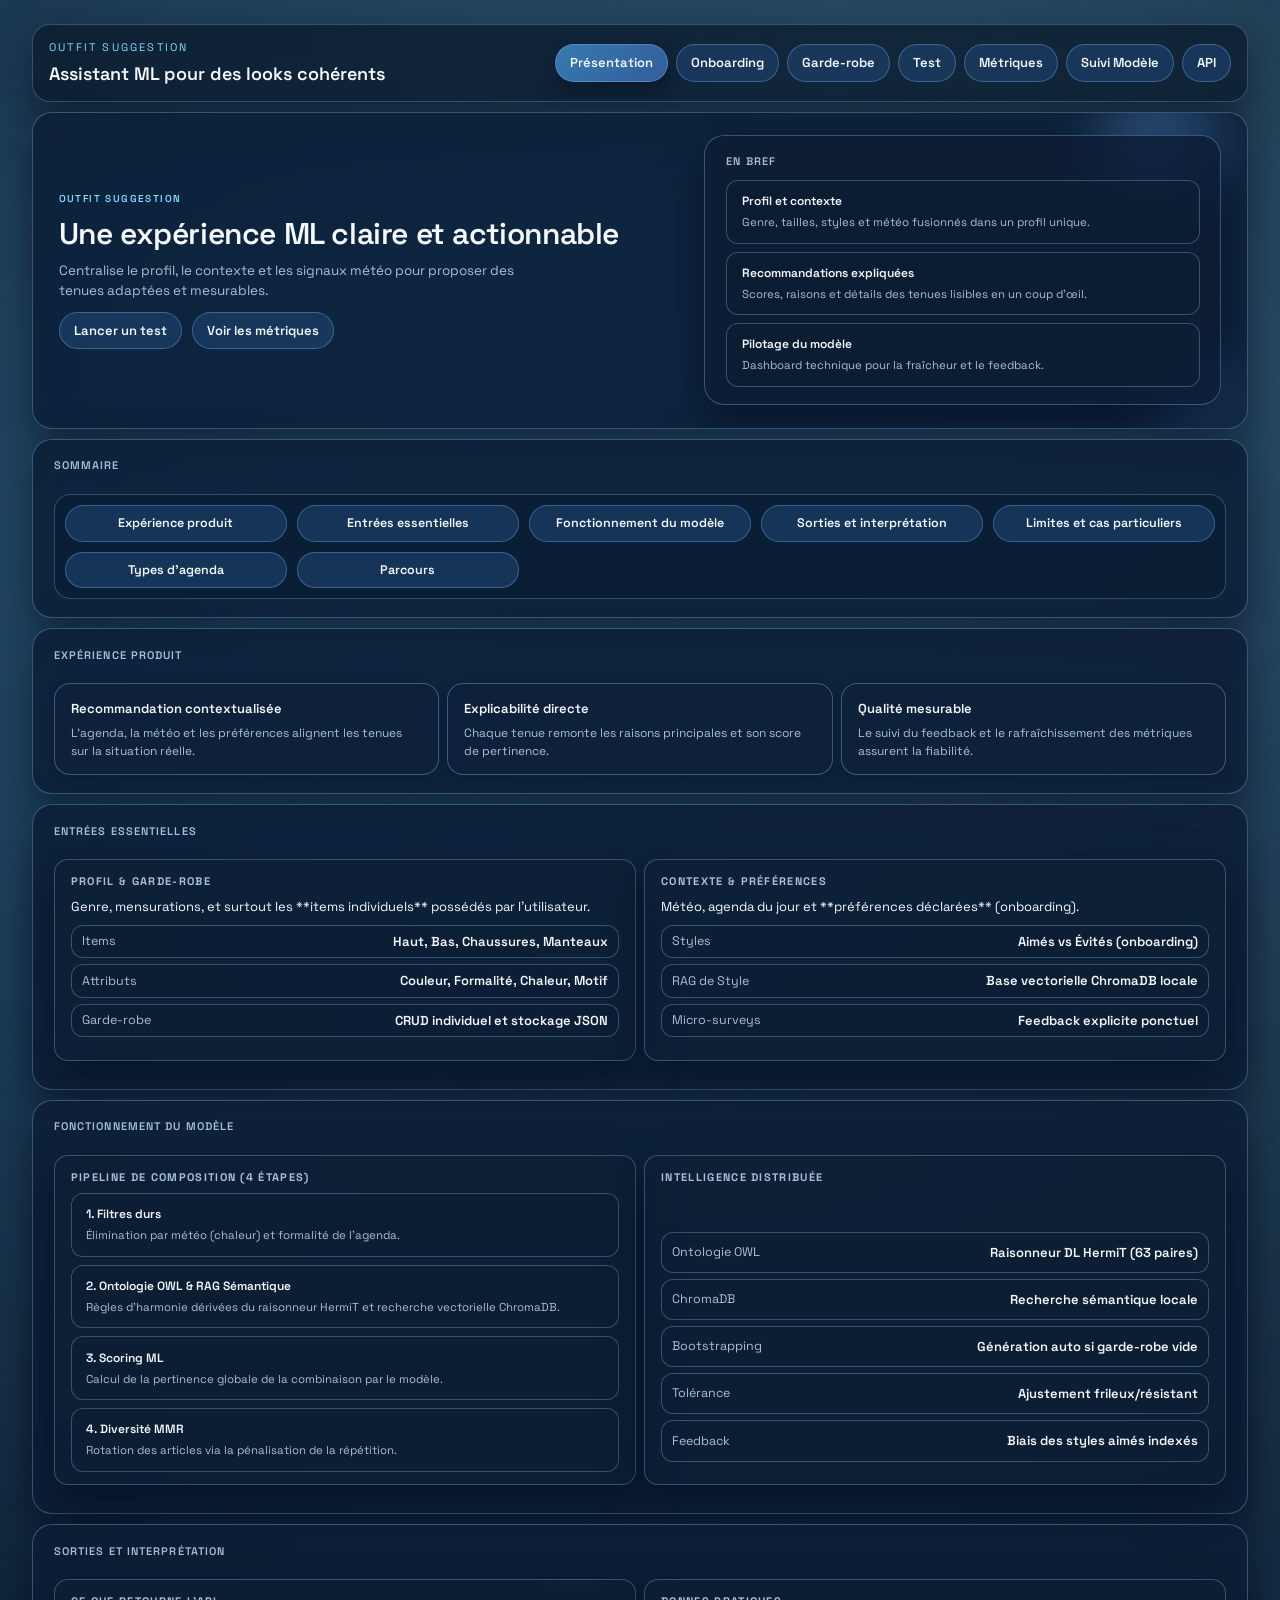
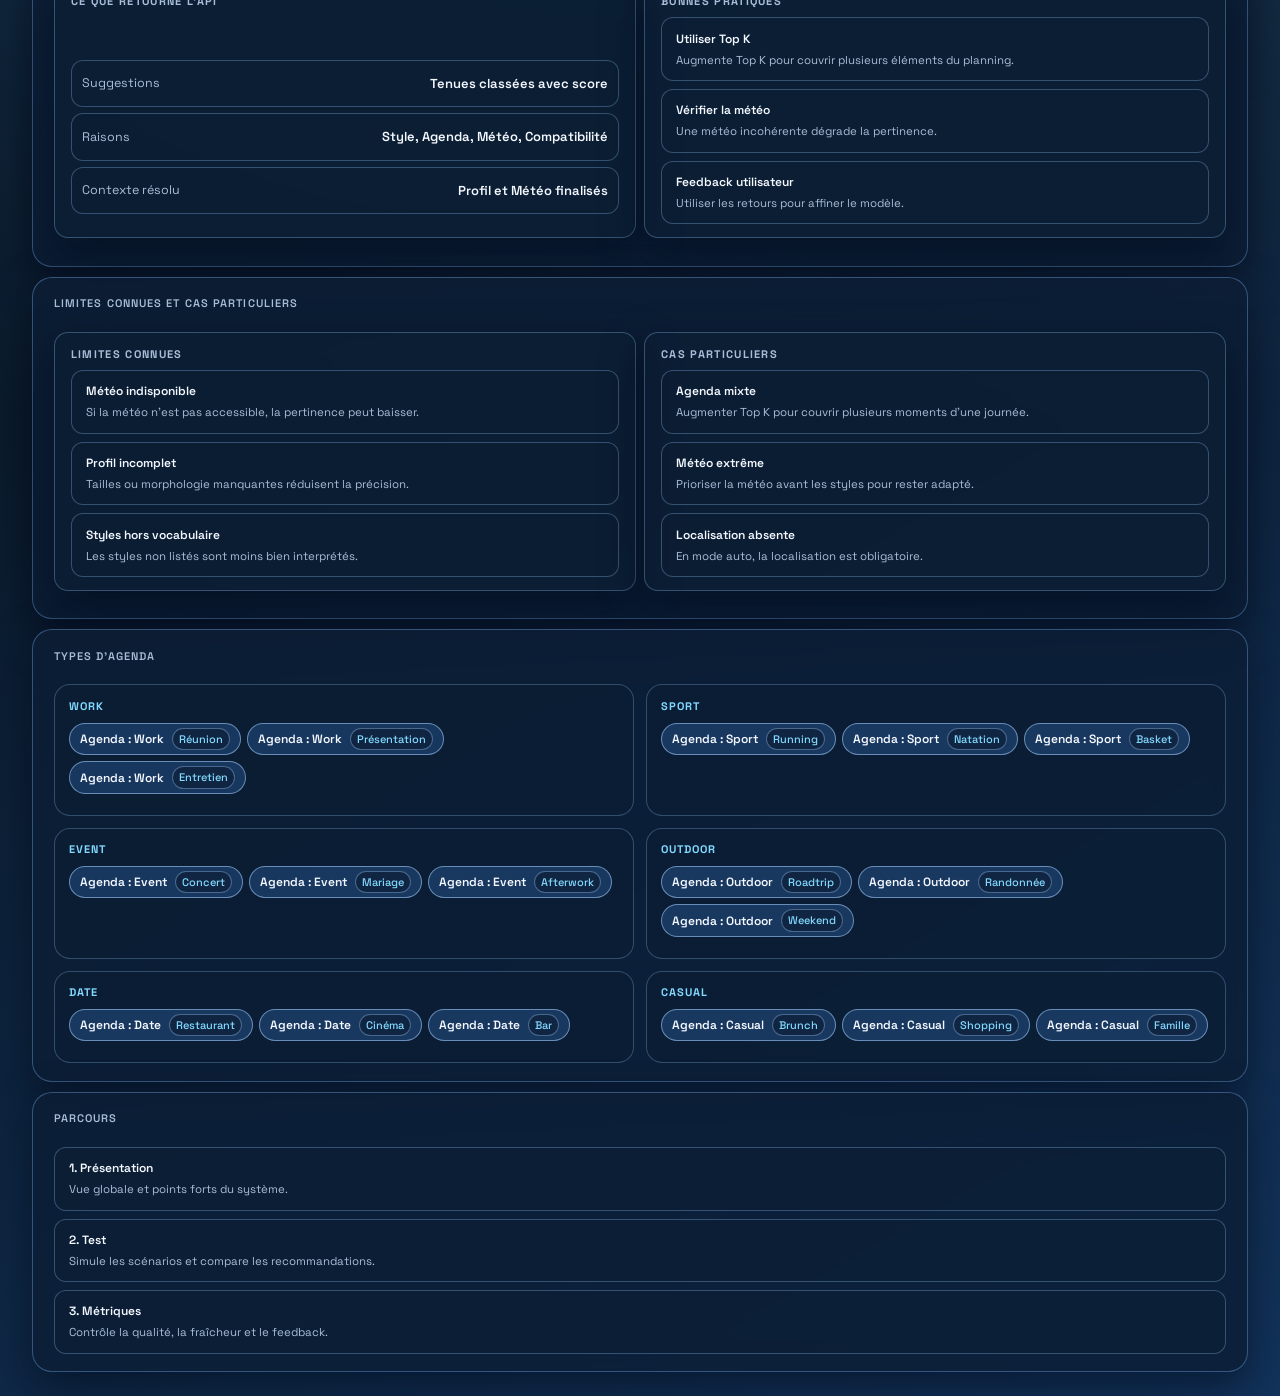
<file: web/index.html>
<!doctype html>
<html lang="fr">
<head>
  <meta charset="utf-8" />
  <meta name="viewport" content="width=device-width, initial-scale=1" />
  <title>Outfit Suggestion · Présentation</title>
  <link rel="preconnect" href="https://fonts.googleapis.com" />
  <link rel="preconnect" href="https://fonts.gstatic.com" crossorigin />
  <link rel="stylesheet" href="styles.css?v=3" />
  <link rel="icon" href="data:image/svg+xml,%3Csvg xmlns='http://www.w3.org/2000/svg' viewBox='0 0 64 64'%3E%3Crect width='64' height='64' rx='14' fill='%23102149'/%3E%3Cpath d='M16 40c6-8 14-14 24-18 4-2 8 2 8 6 0 12-10 20-22 20-6 0-10-4-10-8z' fill='%2372b0ff'/%3E%3Cpath d='M20 24c2-6 6-10 12-12 2-1 4 0 4 2 0 4-4 10-10 12-4 2-6 0-6-2z' fill='%239bc7ff'/%3E%3C/svg%3E" />
</head>
<body>
  <div class="scene">
    <div class="shell">
      <header class="top">
        <div class="brand">
          <span class="brand-kicker">Outfit Suggestion</span>
          <span class="brand-title">Assistant ML pour des looks cohérents</span>
        </div>
        <nav class="nav">
          <a class="nav-link" href="/index.html" aria-current="page">Présentation</a>
          <a class="nav-link" href="onboarding.html">Onboarding</a>
          <a class="nav-link" href="wardrobe.html">Garde-robe</a>
          <a class="nav-link" href="test.html">Test</a>
          <a class="nav-link" href="metrics.html">Métriques</a>
          <a class="nav-link" href="history.html">Suivi Modèle</a>
          <a class="nav-link" href="api/index.html">API</a>
        </nav>
      </header>

      <div class="glass hero">
        <div class="hero-orb orb1"></div>
        <div class="hero-orb orb2"></div>
        <div class="hero-orb orb3"></div>
        <div class="hero-layout">
          <div>
            <p class="eyebrow">Outfit Suggestion</p>
            <h1>Une expérience ML claire et actionnable</h1>
            <p class="subtitle">Centralise le profil, le contexte et les signaux météo pour proposer des tenues adaptées et mesurables.</p>
            <div class="hero-actions">
              <a class="nav-link" href="test.html">Lancer un test</a>
              <a class="nav-link" href="metrics.html">Voir les métriques</a>
            </div>
          </div>
          <div class="panel">
            <p class="section-title">En bref</p>
            <div class="step-list">
              <div class="step">
                <span class="step-title">Profil et contexte</span>
                <span class="step-text">Genre, tailles, styles et météo fusionnés dans un profil unique.</span>
              </div>
              <div class="step">
                <span class="step-title">Recommandations expliquées</span>
                <span class="step-text">Scores, raisons et détails des tenues lisibles en un coup d'œil.</span>
              </div>
              <div class="step">
                <span class="step-title">Pilotage du modèle</span>
                <span class="step-text">Dashboard technique pour la fraîcheur et le feedback.</span>
              </div>
            </div>
          </div>
        </div>
      </div>

      <div class="panel section" id="sommaire">
        <div class="summary-head">
          <p class="section-title">Sommaire</p>
          <button class="summary-toggle" id="summaryToggle" aria-expanded="true" aria-controls="summaryNav">Masquer</button>
        </div>
        <div class="summary-nav" id="summaryNav">
          <a class="summary-link" href="#experience-produit">Expérience produit</a>
          <a class="summary-link" href="#entrees-essentielles">Entrées essentielles</a>
          <a class="summary-link" href="#fonctionnement-modele">Fonctionnement du modèle</a>
          <a class="summary-link" href="#sorties-interpretation">Sorties et interprétation</a>
          <a class="summary-link" href="#limites-cas">Limites et cas particuliers</a>
          <a class="summary-link" href="#types-agenda">Types d'agenda</a>
          <a class="summary-link" href="#parcours">Parcours</a>
        </div>
      </div>

      <div class="summary-float" id="summaryFloat" aria-label="Sommaire rapide">
        <a class="summary-dot" href="#experience-produit" data-label="Expérience produit" aria-label="Expérience produit">
          <svg viewBox="0 0 24 24" aria-hidden="true"><path d="M12 3.5l1.4 3.2 3.4.4-2.6 2.3.8 3.3-3-1.8-3 1.8.8-3.3-2.6-2.3 3.4-.4L12 3.5z" fill="currentColor"/></svg>
        </a>
        <a class="summary-dot" href="#entrees-essentielles" data-label="Entrées essentielles" aria-label="Entrées essentielles">
          <svg viewBox="0 0 24 24" aria-hidden="true"><path d="M6 6.5h12M6 12h12M6 17.5h12" stroke="currentColor" stroke-width="2" stroke-linecap="round"/><circle cx="8" cy="6.5" r="2" fill="currentColor"/><circle cx="12" cy="12" r="2" fill="currentColor"/><circle cx="16" cy="17.5" r="2" fill="currentColor"/></svg>
        </a>
        <a class="summary-dot" href="#fonctionnement-modele" data-label="Fonctionnement du modèle" aria-label="Fonctionnement du modèle">
          <svg viewBox="0 0 24 24" aria-hidden="true"><rect x="6" y="6" width="12" height="12" rx="2" stroke="currentColor" stroke-width="2" fill="none"/><path d="M9 3v3M15 3v3M9 18v3M15 18v3M3 9h3M3 15h3M18 9h3M18 15h3" stroke="currentColor" stroke-width="2" stroke-linecap="round"/></svg>
        </a>
        <a class="summary-dot" href="#sorties-interpretation" data-label="Sorties et interprétation" aria-label="Sorties et interprétation">
          <svg viewBox="0 0 24 24" aria-hidden="true"><path d="M4 17l5-5 4 3 7-8" stroke="currentColor" stroke-width="2" fill="none" stroke-linecap="round" stroke-linejoin="round"/><circle cx="4" cy="17" r="2" fill="currentColor"/><circle cx="9" cy="12" r="2" fill="currentColor"/><circle cx="13" cy="15" r="2" fill="currentColor"/><circle cx="20" cy="7" r="2" fill="currentColor"/></svg>
        </a>
        <a class="summary-dot" href="#limites-cas" data-label="Limites et cas particuliers" aria-label="Limites et cas particuliers">
          <svg viewBox="0 0 24 24" aria-hidden="true"><path d="M12 3l9 16H3L12 3z" stroke="currentColor" stroke-width="2" fill="none" stroke-linejoin="round"/><path d="M12 9v5" stroke="currentColor" stroke-width="2" stroke-linecap="round"/><circle cx="12" cy="17" r="1.5" fill="currentColor"/></svg>
        </a>
        <a class="summary-dot" href="#types-agenda" data-label="Types d'agenda" aria-label="Types d'agenda">
          <svg viewBox="0 0 24 24" aria-hidden="true"><rect x="4" y="5" width="16" height="15" rx="2" stroke="currentColor" stroke-width="2" fill="none"/><path d="M8 3v4M16 3v4M4 10h16" stroke="currentColor" stroke-width="2" stroke-linecap="round"/></svg>
        </a>
        <a class="summary-dot" href="#parcours" data-label="Parcours" aria-label="Parcours">
          <svg viewBox="0 0 24 24" aria-hidden="true"><path d="M4 18c4-8 8-8 12-4l3-3" stroke="currentColor" stroke-width="2" fill="none" stroke-linecap="round" stroke-linejoin="round"/><path d="M19 7v4h-4" stroke="currentColor" stroke-width="2" stroke-linecap="round" stroke-linejoin="round"/></svg>
        </a>
      </div>

      <div class="summary-drawer" id="summaryDrawer" aria-hidden="true">
        <div class="summary-drawer-backdrop" id="summaryDrawerBackdrop"></div>
        <div class="summary-drawer-panel" role="dialog" aria-modal="true" aria-labelledby="summaryDrawerTitle">
          <div class="summary-drawer-header">
            <span class="summary-drawer-title" id="summaryDrawerTitle">Sommaire</span>
            <button class="summary-close" id="summaryClose">Fermer</button>
          </div>
          <div class="summary-nav">
            <a class="summary-link" href="#experience-produit">Expérience produit</a>
            <a class="summary-link" href="#entrees-essentielles">Entrées essentielles</a>
            <a class="summary-link" href="#fonctionnement-modele">Fonctionnement du modèle</a>
            <a class="summary-link" href="#sorties-interpretation">Sorties et interprétation</a>
            <a class="summary-link" href="#limites-cas">Limites et cas particuliers</a>
            <a class="summary-link" href="#types-agenda">Types d'agenda</a>
            <a class="summary-link" href="#parcours">Parcours</a>
          </div>
        </div>
      </div>

      <div class="panel section" id="experience-produit">
        <p class="section-title">Expérience Produit</p>
        <div class="section-grid">
          <div class="feature-card">
            <h4>Recommandation contextualisée</h4>
            <p>L'agenda, la météo et les préférences alignent les tenues sur la situation réelle.</p>
          </div>
          <div class="feature-card">
            <h4>Explicabilité directe</h4>
            <p>Chaque tenue remonte les raisons principales et son score de pertinence.</p>
          </div>
          <div class="feature-card">
            <h4>Qualité mesurable</h4>
            <p>Le suivi du feedback et le rafraîchissement des métriques assurent la fiabilité.</p>
          </div>
        </div>
      </div>

      <div class="panel section" id="entrees-essentielles">
        <p class="section-title">Entrées essentielles</p>
        <div class="info-grid">
          <div class="info-box">
            <p class="info-title">Profil & Garde-robe</p>
            <p class="info-text">Genre, mensurations, et surtout les **items individuels** possédés par l'utilisateur.</p>
            <div class="metric-table">
              <div class="metric-row"><span class="metric-label">Items</span><span class="metric-value">Haut, Bas, Chaussures, Manteaux</span></div>
              <div class="metric-row"><span class="metric-label">Attributs</span><span class="metric-value">Couleur, Formalité, Chaleur, Motif</span></div>
              <div class="metric-row"><span class="metric-label">Garde-robe</span><span class="metric-value">CRUD individuel et stockage JSON</span></div>
            </div>
          </div>
          <div class="info-box">
            <p class="info-title">Contexte & Préférences</p>
            <p class="info-text">Météo, agenda du jour et **préférences déclarées** (onboarding).</p>
            <div class="metric-table">
              <div class="metric-row"><span class="metric-label">Styles</span><span class="metric-value">Aimés vs Évités (onboarding)</span></div>
              <div class="metric-row"><span class="metric-label">RAG de Style</span><span class="metric-value">Base vectorielle ChromaDB locale</span></div>
              <div class="metric-row"><span class="metric-label">Micro-surveys</span><span class="metric-value">Feedback explicite ponctuel</span></div>
            </div>
          </div>
        </div>
      </div>

      <div class="panel section" id="fonctionnement-modele">
        <p class="section-title">Fonctionnement Du Modèle</p>
        <div class="info-grid">
          <div class="info-box">
            <p class="info-title">Pipeline de composition (4 étapes)</p>
            <div class="step-list">
              <div class="step">
                <span class="step-title">1. Filtres durs</span>
                <span class="step-text">Élimination par météo (chaleur) et formalité de l'agenda.</span>
              </div>
              <div class="step">
                <span class="step-title">2. Ontologie OWL & RAG Sémantique</span>
                <span class="step-text">Règles d'harmonie dérivées du raisonneur HermiT et recherche vectorielle ChromaDB.</span>
              </div>
              <div class="step">
                <span class="step-title">3. Scoring ML</span>
                <span class="step-text">Calcul de la pertinence globale de la combinaison par le modèle.</span>
              </div>
              <div class="step">
                <span class="step-title">4. Diversité MMR</span>
                <span class="step-text">Rotation des articles via la pénalisation de la répétition.</span>
              </div>
            </div>
          </div>
          <div class="info-box">
            <p class="info-title">Intelligence distribuée</p>
            <div class="metric-table">
              <div class="metric-row"><span class="metric-label">Ontologie OWL</span><span class="metric-value">Raisonneur DL HermiT (63 paires)</span></div>
              <div class="metric-row"><span class="metric-label">ChromaDB</span><span class="metric-value">Recherche sémantique locale</span></div>
              <div class="metric-row"><span class="metric-label">Bootstrapping</span><span class="metric-value">Génération auto si garde-robe vide</span></div>
              <div class="metric-row"><span class="metric-label">Tolérance</span><span class="metric-value">Ajustement frileux/résistant</span></div>
              <div class="metric-row"><span class="metric-label">Feedback</span><span class="metric-value">Biais des styles aimés indexés</span></div>
            </div>
          </div>
        </div>
      </div>

      <div class="panel section" id="sorties-interpretation">
        <p class="section-title">Sorties et interprétation</p>
        <div class="info-grid">
          <div class="info-box">
            <p class="info-title">Ce que retourne l'API</p>
            <div class="metric-table">
              <div class="metric-row"><span class="metric-label">Suggestions</span><span class="metric-value">Tenues classées avec score</span></div>
              <div class="metric-row"><span class="metric-label">Raisons</span><span class="metric-value">Style, Agenda, Météo, Compatibilité</span></div>
              <div class="metric-row"><span class="metric-label">Contexte résolu</span><span class="metric-value">Profil et Météo finalisés</span></div>
            </div>
          </div>
          <div class="info-box">
            <p class="info-title">Bonnes pratiques</p>
            <div class="step-list">
              <div class="step">
                <span class="step-title">Utiliser Top K</span>
                <span class="step-text">Augmente Top K pour couvrir plusieurs éléments du planning.</span>
              </div>
              <div class="step">
                <span class="step-title">Vérifier la météo</span>
                <span class="step-text">Une météo incohérente dégrade la pertinence.</span>
              </div>
              <div class="step">
                <span class="step-title">Feedback utilisateur</span>
                <span class="step-text">Utiliser les retours pour affiner le modèle.</span>
              </div>
            </div>
          </div>
        </div>
      </div>

      <div class="panel section" id="limites-cas">
        <p class="section-title">Limites connues et cas particuliers</p>
        <div class="info-grid">
          <div class="info-box">
            <p class="info-title">Limites connues</p>
            <div class="step-list">
              <div class="step">
                <span class="step-title">Météo indisponible</span>
                <span class="step-text">Si la météo n'est pas accessible, la pertinence peut baisser.</span>
              </div>
              <div class="step">
                <span class="step-title">Profil incomplet</span>
                <span class="step-text">Tailles ou morphologie manquantes réduisent la précision.</span>
              </div>
              <div class="step">
                <span class="step-title">Styles hors vocabulaire</span>
                <span class="step-text">Les styles non listés sont moins bien interprétés.</span>
              </div>
            </div>
          </div>
          <div class="info-box">
            <p class="info-title">Cas particuliers</p>
            <div class="step-list">
              <div class="step">
                <span class="step-title">Agenda mixte</span>
                <span class="step-text">Augmenter Top K pour couvrir plusieurs moments d'une journée.</span>
              </div>
              <div class="step">
                <span class="step-title">Météo extrême</span>
                <span class="step-text">Prioriser la météo avant les styles pour rester adapté.</span>
              </div>
              <div class="step">
                <span class="step-title">Localisation absente</span>
                <span class="step-text">En mode auto, la localisation est obligatoire.</span>
              </div>
            </div>
          </div>
        </div>
      </div>

      <div class="panel section" id="types-agenda">
        <p class="section-title">Types d'agenda</p>
        <div class="agenda-grid">
          <div class="agenda-group">
            <p class="agenda-title">Work</p>
            <div class="chip-row">
              <span class="chip chip-agenda chip-has-detail"><span class="chip-main">Agenda : Work</span><span class="chip-sub">Réunion</span></span>
              <span class="chip chip-agenda chip-has-detail"><span class="chip-main">Agenda : Work</span><span class="chip-sub">Présentation</span></span>
              <span class="chip chip-agenda chip-has-detail"><span class="chip-main">Agenda : Work</span><span class="chip-sub">Entretien</span></span>
            </div>
          </div>
          <div class="agenda-group">
            <p class="agenda-title">Sport</p>
            <div class="chip-row">
              <span class="chip chip-agenda chip-has-detail"><span class="chip-main">Agenda : Sport</span><span class="chip-sub">Running</span></span>
              <span class="chip chip-agenda chip-has-detail"><span class="chip-main">Agenda : Sport</span><span class="chip-sub">Natation</span></span>
              <span class="chip chip-agenda chip-has-detail"><span class="chip-main">Agenda : Sport</span><span class="chip-sub">Basket</span></span>
            </div>
          </div>
          <div class="agenda-group">
            <p class="agenda-title">Event</p>
            <div class="chip-row">
              <span class="chip chip-agenda chip-has-detail"><span class="chip-main">Agenda : Event</span><span class="chip-sub">Concert</span></span>
              <span class="chip chip-agenda chip-has-detail"><span class="chip-main">Agenda : Event</span><span class="chip-sub">Mariage</span></span>
              <span class="chip chip-agenda chip-has-detail"><span class="chip-main">Agenda : Event</span><span class="chip-sub">Afterwork</span></span>
            </div>
          </div>
          <div class="agenda-group">
            <p class="agenda-title">Outdoor</p>
            <div class="chip-row">
              <span class="chip chip-agenda chip-has-detail"><span class="chip-main">Agenda : Outdoor</span><span class="chip-sub">Roadtrip</span></span>
              <span class="chip chip-agenda chip-has-detail"><span class="chip-main">Agenda : Outdoor</span><span class="chip-sub">Randonnée</span></span>
              <span class="chip chip-agenda chip-has-detail"><span class="chip-main">Agenda : Outdoor</span><span class="chip-sub">Weekend</span></span>
            </div>
          </div>
          <div class="agenda-group">
            <p class="agenda-title">Date</p>
            <div class="chip-row">
              <span class="chip chip-agenda chip-has-detail"><span class="chip-main">Agenda : Date</span><span class="chip-sub">Restaurant</span></span>
              <span class="chip chip-agenda chip-has-detail"><span class="chip-main">Agenda : Date</span><span class="chip-sub">Cinéma</span></span>
              <span class="chip chip-agenda chip-has-detail"><span class="chip-main">Agenda : Date</span><span class="chip-sub">Bar</span></span>
            </div>
          </div>
          <div class="agenda-group">
            <p class="agenda-title">Casual</p>
            <div class="chip-row">
              <span class="chip chip-agenda chip-has-detail"><span class="chip-main">Agenda : Casual</span><span class="chip-sub">Brunch</span></span>
              <span class="chip chip-agenda chip-has-detail"><span class="chip-main">Agenda : Casual</span><span class="chip-sub">Shopping</span></span>
              <span class="chip chip-agenda chip-has-detail"><span class="chip-main">Agenda : Casual</span><span class="chip-sub">Famille</span></span>
            </div>
          </div>
        </div>
      </div>

      <div class="panel section" id="parcours">
        <p class="section-title">Parcours</p>
        <div class="step-list">
          <div class="step">
            <span class="step-title">1. Présentation</span>
            <span class="step-text">Vue globale et points forts du système.</span>
          </div>
          <div class="step">
            <span class="step-title">2. Test</span>
            <span class="step-text">Simule les scénarios et compare les recommandations.</span>
          </div>
          <div class="step">
            <span class="step-title">3. Métriques</span>
            <span class="step-text">Contrôle la qualité, la fraîcheur et le feedback.</span>
          </div>
        </div>
      </div>

    </div>
  </div>

  <nav class="bottom-nav" aria-label="Navigation principale">
    <a class="bottom-link" href="/index.html" aria-current="page">
      <svg viewBox="0 0 24 24" aria-hidden="true"><path d="M4 11l8-7 8 7v8a1 1 0 0 1-1 1h-4v-6h-6v6H5a1 1 0 0 1-1-1z" fill="currentColor"/></svg>
      Accueil
    </a>
    <a class="bottom-link" href="onboarding.html">
      <svg viewBox="0 0 24 24" aria-hidden="true"><path d="M12 2C6.48 2 2 6.48 2 12s4.48 10 10 10 10-4.48 10-10S17.52 2 12 2zm1 15h-2v-6h2v6zm0-8h-2V7h2v2z" fill="currentColor"/></svg>
      Profil
    </a>
    <a class="bottom-link" href="wardrobe.html">
      <svg viewBox="0 0 24 24" aria-hidden="true"><path d="M20 6h-4V4c0-1.11-.89-2-2-2h-4c-1.11 0-2 .89-2 2v2H4c-1.11 0-1.99.89-1.99 2L2 19c0 1.11.89 2 2 2h16c1.11 0 2-.89 2-2V8c0-1.11-.89-2-2-2zM10 4h4v2h-4V4z" fill="currentColor"/></svg>
      Dressing
    </a>
    <a class="bottom-link" href="test.html">
      <svg viewBox="0 0 24 24" aria-hidden="true"><rect x="5" y="4" width="14" height="16" rx="2" stroke="currentColor" stroke-width="2" fill="none"/><path d="M8 8h8M8 12h8M8 16h5" stroke="currentColor" stroke-width="2" stroke-linecap="round"/></svg>
      Test
    </a>
  </nav>

  <script>
    const summaryFloat = document.getElementById('summaryFloat');
    const sommaire = document.getElementById('sommaire');
    const summaryToggle = document.getElementById('summaryToggle');
    const summaryNav = document.getElementById('summaryNav');
    const summaryDrawer = document.getElementById('summaryDrawer');
    const summaryDrawerBackdrop = document.getElementById('summaryDrawerBackdrop');
    const summaryClose = document.getElementById('summaryClose');
    const mobileSummaryMedia = window.matchMedia('(max-width: 720px)');
    let summaryTouchTimer = null;

    function syncSummaryFloat() {
      if (!summaryFloat || !sommaire || mobileSummaryMedia.matches) return;
      const show = window.scrollY > sommaire.offsetTop + 120;
      summaryFloat.classList.toggle('is-visible', show);
      document.body.classList.toggle('has-summary-float', show);
    }

    if (mobileSummaryMedia.matches && summaryFloat) {
      summaryFloat.remove();
      document.body.classList.remove('has-summary-float');
    }

    function setSummaryCollapsed(collapsed) {
      if (!summaryToggle || !summaryNav) return;
      summaryNav.classList.toggle('is-collapsed', collapsed);
      summaryToggle.setAttribute('aria-expanded', String(!collapsed));
      summaryToggle.textContent = collapsed ? 'Afficher' : 'Masquer';
    }

    function openSummaryDrawer() {
      if (!summaryDrawer) return;
      summaryDrawer.classList.add('is-open');
      summaryDrawer.setAttribute('aria-hidden', 'false');
    }

    function closeSummaryDrawer() {
      if (!summaryDrawer) return;
      summaryDrawer.classList.remove('is-open');
      summaryDrawer.setAttribute('aria-hidden', 'true');
    }

    if (summaryToggle && summaryNav) {
      summaryToggle.addEventListener('click', () => {
        if (mobileSummaryMedia.matches) {
          openSummaryDrawer();
          return;
        }
        setSummaryCollapsed(!summaryNav.classList.contains('is-collapsed'));
      });
      setSummaryCollapsed(mobileSummaryMedia.matches);
      summaryToggle.textContent = mobileSummaryMedia.matches ? 'Sommaire' : 'Masquer';
      mobileSummaryMedia.addEventListener('change', (event) => {
        setSummaryCollapsed(event.matches);
        summaryToggle.textContent = event.matches ? 'Sommaire' : 'Masquer';
      });
    }

    if (summaryDrawer) {
      summaryDrawer.addEventListener('click', (event) => {
        if (event.target === summaryDrawer || event.target === summaryDrawerBackdrop) {
          closeSummaryDrawer();
        }
      });
    }

    if (summaryClose) {
      summaryClose.addEventListener('click', closeSummaryDrawer);
    }

    if (summaryDrawer) {
      summaryDrawer.querySelectorAll('a').forEach((link) => {
        link.addEventListener('click', closeSummaryDrawer);
      });
    }

    window.addEventListener('scroll', syncSummaryFloat, { passive: true });
    window.addEventListener('load', syncSummaryFloat);
  </script>
  <script src="nav.js"></script>
</body>
</html>
</file>
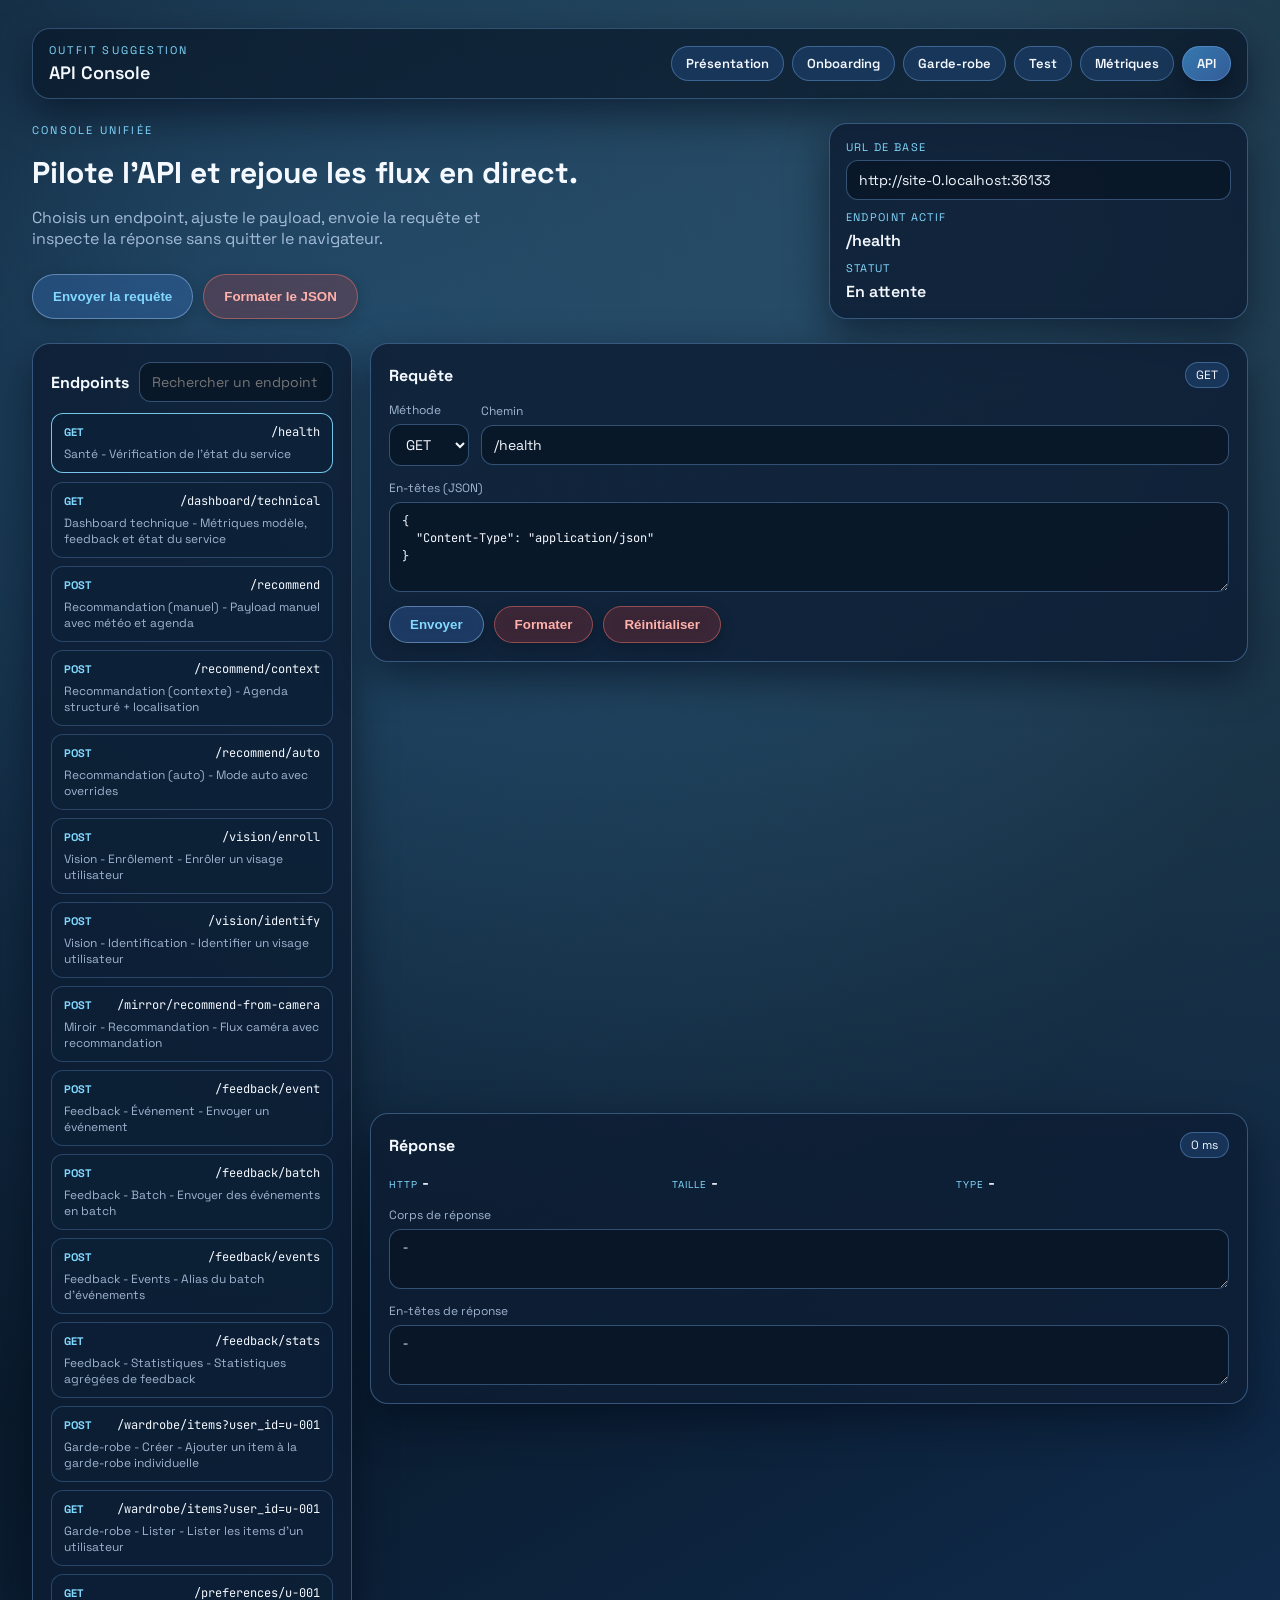
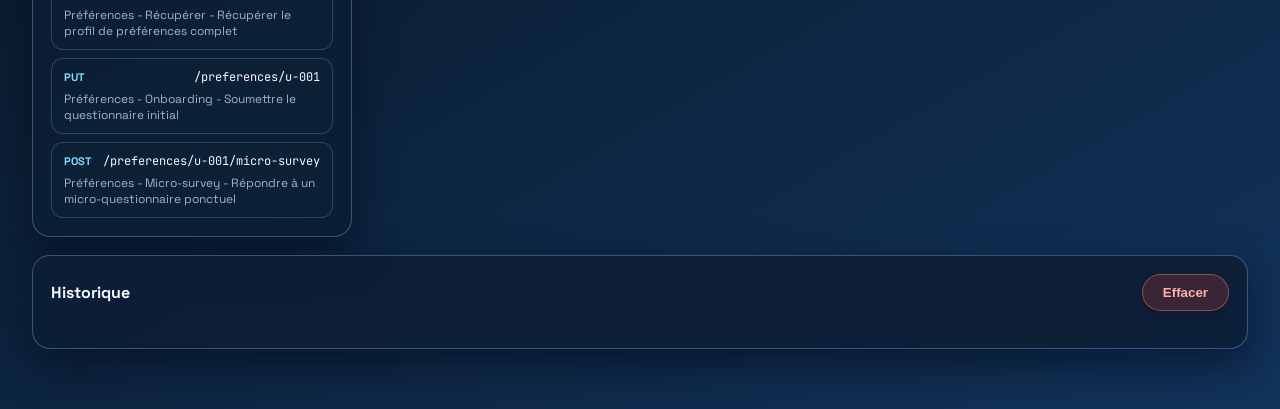
<file: web/api/index.html>
<!doctype html>
<html lang="fr">
<head>
  <meta charset="utf-8" />
  <meta name="viewport" content="width=device-width, initial-scale=1" />
  <title>Outfit Suggestion · API Console</title>
  <link rel="preconnect" href="https://fonts.googleapis.com" />
  <link rel="preconnect" href="https://fonts.gstatic.com" crossorigin />
  <link rel="stylesheet" href="styles.css" />
   <link rel="icon" href="data:image/svg+xml,%3Csvg xmlns='http://www.w3.org/2000/svg' viewBox='0 0 64 64'%3E%3Crect width='64' height='64' rx='14' fill='%23102149'/%3E%3Cpath d='M16 40c6-8 14-14 24-18 4-2 8 2 8 6 0 12-10 20-22 20-6 0-10-4-10-8z' fill='%2372b0ff'/%3E%3Cpath d='M20 24c2-6 6-10 12-12 2-1 4 0 4 2 0 4-4 10-10 12-4 2-6 0-6-2z' fill='%239bc7ff'/%3E%3C/svg%3E" />
</head>
<body>
  <div class="page">
    <header class="top">
      <div class="brand">
        <span class="brand-kicker">Outfit Suggestion</span>
        <span class="brand-title">API Console</span>
      </div>
      <nav class="nav">
        <a class="nav-link" href="../index.html">Présentation</a>
        <a class="nav-link" href="../onboarding.html">Onboarding</a>
        <a class="nav-link" href="../wardrobe.html">Garde-robe</a>
        <a class="nav-link" href="../test.html">Test</a>
        <a class="nav-link" href="../metrics.html">Métriques</a>
        <a class="nav-link active" href="index.html">API</a>
      </nav>
    </header>

    <section class="hero">
      <div class="hero-copy">
        <p class="eyebrow">Console unifiée</p>
        <h1>Pilote l'API et rejoue les flux en direct.</h1>
        <p class="subtitle">Choisis un endpoint, ajuste le payload, envoie la requête et inspecte la réponse sans quitter le navigateur.</p>
        <div class="hero-actions">
          <button class="btn" id="sendBtnTop">Envoyer la requête</button>
          <button class="btn ghost" id="formatBtnTop">Formater le JSON</button>
        </div>
      </div>
      <div class="hero-card">
        <div class="stat">
          <span class="stat-label">URL de base</span>
          <input id="baseUrl" class="input" placeholder="http://127.0.0.1:8000" />
        </div>
        <div class="stat">
          <span class="stat-label">Endpoint actif</span>
          <div class="stat-value" id="activeEndpoint">/health</div>
        </div>
        <div class="stat">
          <span class="stat-label">Statut</span>
          <div class="stat-value" id="lastStatus">En attente</div>
        </div>
      </div>
    </section>

    <main class="layout">
      <aside class="panel endpoints">
        <div class="panel-head">
          <h2>Endpoints</h2>
          <input id="searchInput" class="input" placeholder="Rechercher un endpoint" />
        </div>
        <div class="endpoint-list" id="endpointList"></div>
      </aside>

      <section class="panel stack request">
        <div class="panel-head">
          <h2>Requête</h2>
          <div class="pill" id="methodPill">GET</div>
        </div>

        <div class="row">
          <div class="field">
           <label for="methodSelect">Méthode</label>
            <select id="methodSelect" class="input">
              <option>GET</option>
              <option>POST</option>
            </select>
          </div>
          <div class="field grow">
            <label for="pathInput">Chemin</label>
            <input id="pathInput" class="input" placeholder="/health" />
          </div>
        </div>

        <div class="field">
          <label for="headersInput">En-têtes (JSON)</label>
          <textarea id="headersInput" class="code" rows="4" placeholder='{"X-API-Key":""}'></textarea>
        </div>

        <div class="field" id="bodyField">
          <label for="bodyInput">Corps (JSON)</label>
          <textarea id="bodyInput" class="code" rows="10"></textarea>
        </div>

        <div class="actions">
          <button class="btn" id="sendBtn">Envoyer</button>
          <button class="btn ghost" id="formatBtn">Formater</button>
          <button class="btn ghost" id="resetBtn">Réinitialiser</button>
        </div>
      </section>

      <section class="panel stack response">
        <div class="panel-head">
          <h2>Réponse</h2>
          <div class="pill" id="timePill">0 ms</div>
        </div>
        <div class="meta">
          <div>
            <span class="meta-label">HTTP</span>
            <span class="meta-value" id="httpStatus">-</span>
          </div>
          <div>
            <span class="meta-label">Taille</span>
            <span class="meta-value" id="sizeStat">-</span>
          </div>
          <div>
            <span class="meta-label">Type</span>
            <span class="meta-value" id="typeStat">-</span>
          </div>
        </div>
        <div class="field">
          <label>Corps de réponse</label>
          <pre id="responseOutput" class="code output">-</pre>
        </div>
        <div class="field">
          <label>En-têtes de réponse</label>
          <pre id="headersOutput" class="code output">-</pre>
        </div>
      </section>

      <section class="panel stack full history-section">
        <div class="panel-head">
          <h2>Historique</h2>
          <button class="btn ghost" id="clearHistory">Effacer</button>
        </div>
        <div class="history-list" id="historyList"></div>
      </section>
    </main>
  </div>

  <script src="app.js"></script>
  <script src="../nav.js"></script>
</body>
</html>
</file>
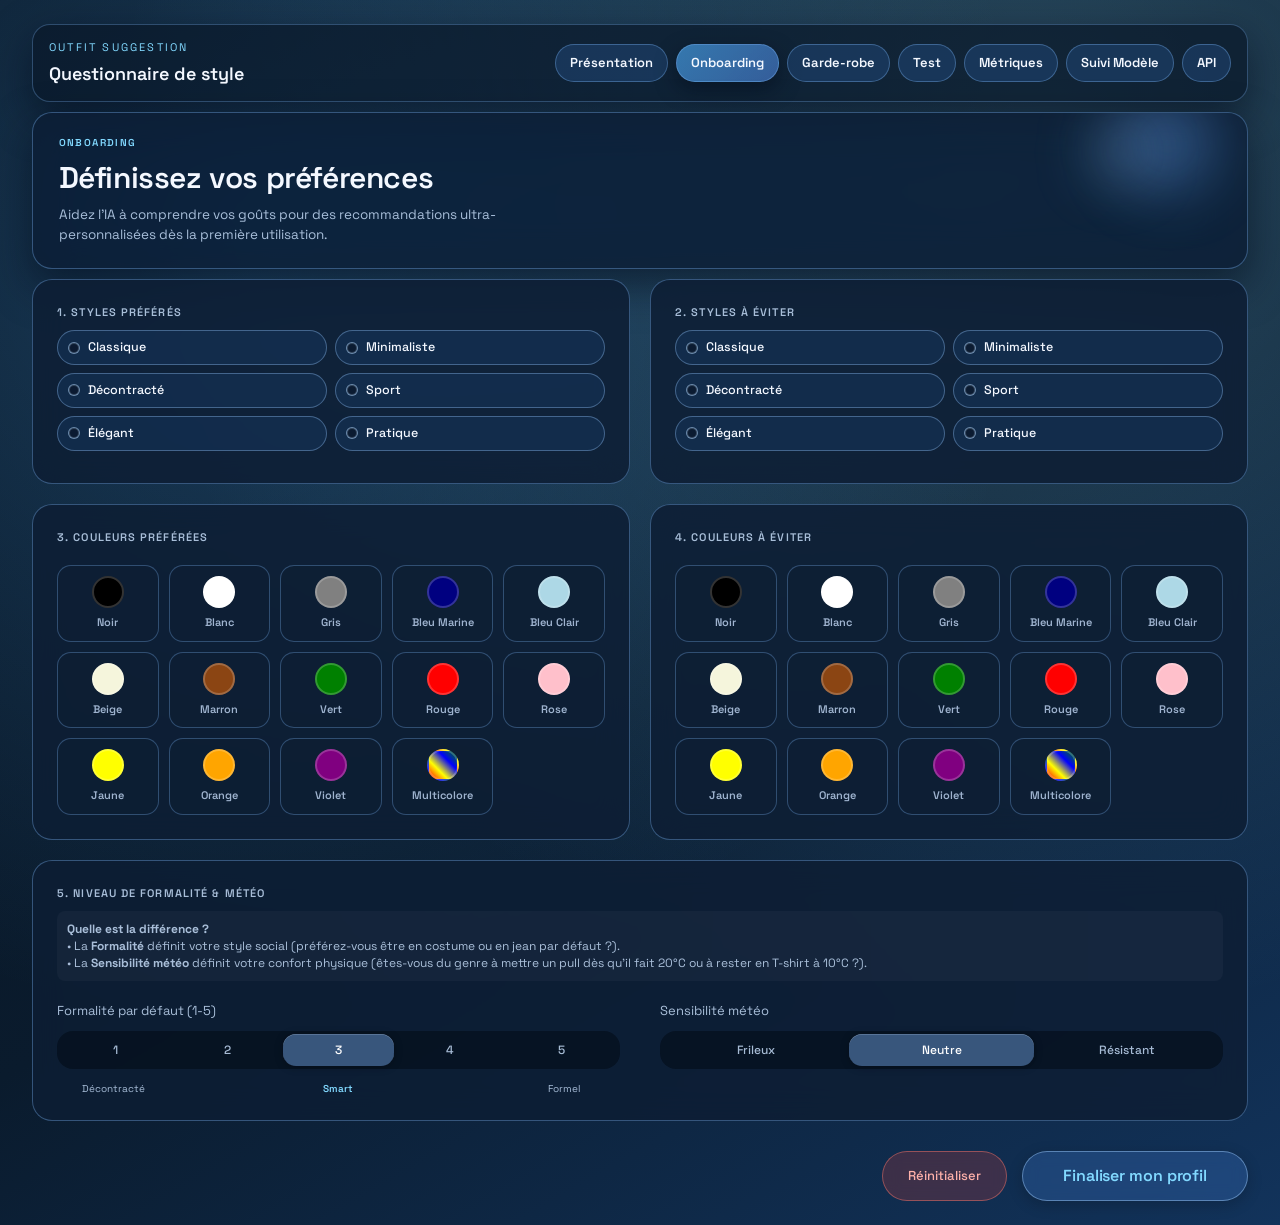
<file: web/onboarding.html>
<!doctype html>
<html lang="fr">
<head>
  <meta charset="utf-8" />
  <meta name="viewport" content="width=device-width, initial-scale=1" />
  <title>Outfit Suggestion · Onboarding</title>
  <link rel="preconnect" href="https://fonts.googleapis.com" />
  <link rel="preconnect" href="https://fonts.gstatic.com" crossorigin />
  <link rel="stylesheet" href="styles.css?v=3" />
  <link rel="icon" href="data:image/svg+xml,%3Csvg xmlns='http://www.w3.org/2000/svg' viewBox='0 0 64 64'%3E%3Crect width='64' height='64' rx='14' fill='%23102149'/%3E%3Cpath d='M16 40c6-8 14-14 24-18 4-2 8 2 8 6 0 12-10 20-22 20-6 0-10-4-10-8z' fill='%2372b0ff'/%3E%3Cpath d='M20 24c2-6 6-10 12-12 2-1 4 0 4 2 0 4-4 10-10 12-4 2-6 0-6-2z' fill='%239bc7ff'/%3E%3C/svg%3E" />
  <style>
    .color-grid {
      display: grid;
      grid-template-columns: repeat(auto-fill, minmax(100px, 1fr));
      gap: 10px;
      margin-top: 10px;
    }
    .color-option {
      display: flex;
      flex-direction: column;
      align-items: center;
      gap: 6px;
      padding: 10px;
      border-radius: 14px;
      border: 1px solid rgba(130, 188, 255, 0.3);
      background: rgba(14, 30, 52, 0.6);
      cursor: pointer;
      transition: all 0.2s;
    }
    .color-option:hover { background: rgba(30, 68, 112, 0.6); }
    .color-option input { display: none; }
    .color-swatch {
      width: 32px;
      height: 32px;
      border-radius: 50%;
      border: 2px solid rgba(255,255,255,0.2);
    }
    .color-name { font-size: 11px; font-weight: 600; text-transform: capitalize; }
    .color-option:has(input:checked) {
      background: rgba(79, 178, 255, 0.3);
      border-color: var(--accent);
      box-shadow: 0 0 15px rgba(79, 178, 255, 0.2);
    }

    .formality-slider {
      width: 100%;
      margin: 20px 0;
      -webkit-appearance: none;
      height: 6px;
      border-radius: 3px;
      background: rgba(130, 188, 255, 0.2);
      outline: none;
    }
    .formality-slider::-webkit-slider-thumb {
      -webkit-appearance: none;
      width: 20px;
      height: 20px;
      border-radius: 50%;
      background: var(--accent);
      cursor: pointer;
      box-shadow: 0 0 10px rgba(0,0,0,0.5);
    }
    .slider-labels {
      display: flex;
      justify-content: space-between;
      padding: 0 5px;
      font-size: 11px;
      color: var(--ink2);
    }

    .onboarding-card {
      width: 100%;
      margin: 0;
      background: transparent !important;
      border: none !important;
      box-shadow: none !important;
      padding: 0 !important;
      backdrop-filter: none !important;
      -webkit-backdrop-filter: none !important;
    }
    .q-grid {
      display: grid;
      grid-template-columns: 1fr 1fr;
      gap: 20px;
      margin-bottom: 20px;
    }
    .q-section {
      background: var(--panel-bg);
      backdrop-filter: blur(16px);
      border: 1px solid var(--panel-border);
      border-radius: var(--radius-xl);
      padding: 1.5rem;
      animation: fadeIn 0.4s ease both;
      display: flex;
      flex-direction: column;
    }
    .q-full {
      grid-column: 1 / -1;
    }
    @media (max-width: 1200px) {
      .q-grid { grid-template-columns: 1fr 1fr; }
    }
    @media (max-width: 850px) {
      .q-grid { grid-template-columns: 1fr; }
    }
    @keyframes fadeIn { from { opacity: 0; transform: translateY(10px); } to { opacity: 1; transform: translateY(0); } }
  </style>
</head>
<body>
  <div class="scene">
    <div class="shell">
      <header class="top">
        <div class="brand">
          <span class="brand-kicker">Outfit Suggestion</span>
          <span class="brand-title">Questionnaire de style</span>
        </div>
        <nav class="nav">
          <a class="nav-link" href="/index.html">Présentation</a>
          <a class="nav-link active" href="onboarding.html" aria-current="page">Onboarding</a>
          <a class="nav-link" href="wardrobe.html">Garde-robe</a>
          <a class="nav-link" href="test.html">Test</a>
          <a class="nav-link" href="metrics.html">Métriques</a>
          <a class="nav-link" href="history.html">Suivi Modèle</a>
          <a class="nav-link" href="api/index.html">API</a>
        </nav>
      </header>

      <div class="glass hero">
        <div class="hero-orb orb1"></div>
        <div class="hero-orb orb3"></div>
        <p class="eyebrow">Onboarding</p>
        <h1>Définissez vos préférences</h1>
        <p class="subtitle">Aidez l'IA à comprendre vos goûts pour des recommandations ultra-personnalisées dès la première utilisation.</p>
      </div>

      <div class="onboarding-card">
        <div id="onboardingForm">
          <div class="q-grid">
            <!-- Bloc Styles -->
            <div class="q-section">
              <p class="section-title">1. Styles préférés</p>
              <div class="style-grid" id="likedStyles">
                <label class="style-option" data-tooltip="Couleurs sobres, lignes classiques"><input type="checkbox" value="classic" /> <span>Classique</span></label>
                <label class="style-option" data-tooltip="Silhouettes nettes, peu d'accessoires"><input type="checkbox" value="minimalist" /> <span>Minimaliste</span></label>
                <label class="style-option" data-tooltip="Confort, quotidien, polyvalent"><input type="checkbox" value="casual" /> <span>Décontracté</span></label>
                <label class="style-option" data-tooltip="Inspiré sport, matières techniques"><input type="checkbox" value="sport" /> <span>Sport</span></label>
                <label class="style-option" data-tooltip="Coupe soignée, détails raffinés"><input type="checkbox" value="elegant" /> <span>Élégant</span></label>
                <label class="style-option" data-tooltip="Pragmatique, utile, adapté météo"><input type="checkbox" value="practical" /> <span>Pratique</span></label>
              </div>
            </div>

            <div class="q-section">
              <p class="section-title">2. Styles à éviter</p>
              <div class="style-grid" id="avoidedStyles">
                <label class="style-option" data-tooltip="Masquer les tenues classiques"><input type="checkbox" value="classic" /> <span>Classique</span></label>
                <label class="style-option" data-tooltip="Masquer les tenues minimalistes"><input type="checkbox" value="minimalist" /> <span>Minimaliste</span></label>
                <label class="style-option" data-tooltip="Masquer les tenues décontractées"><input type="checkbox" value="casual" /> <span>Décontracté</span></label>
                <label class="style-option" data-tooltip="Masquer les tenues sportives"><input type="checkbox" value="sport" /> <span>Sport</span></label>
                <label class="style-option" data-tooltip="Masquer les tenues élégantes"><input type="checkbox" value="elegant" /> <span>Élégant</span></label>
                <label class="style-option" data-tooltip="Masquer les tenues pragmatiques"><input type="checkbox" value="practical" /> <span>Pratique</span></label>
              </div>
            </div>

            <!-- Bloc Couleurs -->
            <div class="q-section">
              <p class="section-title">3. Couleurs préférées</p>
              <div class="color-grid" id="likedColors"></div>
            </div>

            <div class="q-section">
              <p class="section-title">4. Couleurs à éviter</p>
              <div class="color-grid" id="avoidedColors"></div>
            </div>

            <!-- Bloc Paramètres -->
            <div class="q-section q-full">
              <p class="section-title">5. Niveau de formalité & Météo</p>
              <p class="info-text" style="font-size: 12px; margin-bottom: 20px; color: var(--ink2); line-height: 1.4; background: rgba(255,255,255,0.03); padding: 10px; border-radius: 8px;">
                <strong>Quelle est la différence ?</strong><br>
                • La <strong>Formalité</strong> définit votre style social (préférez-vous être en costume ou en jean par défaut ?).<br>
                • La <strong>Sensibilité météo</strong> définit votre confort physique (êtes-vous du genre à mettre un pull dès qu'il fait 20°C ou à rester en T-shirt à 10°C ?).
              </p>
              <div class="grid g2" style="gap: 40px;">
                <div>
                  <p class="muted" style="margin-bottom: 10px;">Formalité par défaut (1-5)</p>
                  <div class="mode-seg" id="formalitySeg">
                    <button class="seg-btn" data-value="1" data-tooltip="Très décontracté (Maison, Sport)">1</button>
                    <button class="seg-btn" data-value="2" data-tooltip="Décontracté (Sortie ville, Weekend)">2</button>
                    <button class="seg-btn active" data-value="3" data-tooltip="Smart Casual (Bureau, RDV pro léger)">3</button>
                    <button class="seg-btn" data-value="4" data-tooltip="Formel (Réunion client, Entretien)">4</button>
                    <button class="seg-btn" data-value="5" data-tooltip="Très Formel (Soirée, Cérémonie)">5</button>
                  </div>
                  <div style="display: grid; grid-template-columns: repeat(5, 1fr); margin-top: 8px; text-align: center;">
                    <span style="font-size: 10px; color: var(--ink2); grid-column: 1;">Décontracté</span>
                    <span style="font-size: 10px; color: var(--accent2); grid-column: 3; font-weight: 600;">Smart</span>
                    <span style="font-size: 10px; color: var(--ink2); grid-column: 5;">Formel</span>
                  </div>
                </div>
                <div>
                  <p class="muted" style="margin-bottom: 10px;">Sensibilité météo</p>
                  <div class="mode-seg" id="weatherSeg">
                    <button class="seg-btn" data-value="frileux">Frileux</button>
                    <button class="seg-btn active" data-value="neutre">Neutre</button>
                    <button class="seg-btn" data-value="resistant">Résistant</button>
                  </div>
                </div>
              </div>
            </div>
          </div>

          <div style="display: flex; justify-content: flex-end; gap: 15px; margin-top: 30px;">
            <button class="btn-refresh" id="resetBtn" style="padding: 10px 25px;">Réinitialiser</button>
            <button class="btn-run" id="submitBtn" style="padding: 12px 40px; font-size: 16px;">Finaliser mon profil</button>
          </div>
          <div id="status" class="status-pill" style="margin: 20px 0 20px auto; display: none; justify-content: center;"></div>
        </div>
      </div>
    </div>
  </div>

  <nav class="bottom-nav" aria-label="Navigation principale">
    <a class="bottom-link" href="/index.html">
      <svg viewBox="0 0 24 24" aria-hidden="true"><path d="M4 11l8-7 8 7v8a1 1 0 0 1-1 1h-4v-6h-6v6H5a1 1 0 0 1-1-1z" fill="currentColor"/></svg>
      Accueil
    </a>
    <a class="bottom-link" href="onboarding.html" aria-current="page">
      <svg viewBox="0 0 24 24" aria-hidden="true"><path d="M12 2C6.48 2 2 6.48 2 12s4.48 10 10 10 10-4.48 10-10S17.52 2 12 2zm1 15h-2v-6h2v6zm0-8h-2V7h2v2z" fill="currentColor"/></svg>
      Profil
    </a>
    <a class="bottom-link" href="wardrobe.html">
      <svg viewBox="0 0 24 24" aria-hidden="true"><path d="M20 6h-4V4c0-1.11-.89-2-2-2h-4c-1.11 0-2 .89-2 2v2H4c-1.11 0-1.99.89-1.99 2L2 19c0 1.11.89 2 2 2h16c1.11 0 2-.89 2-2V8c0-1.11-.89-2-2-2zM10 4h4v2h-4V4z" fill="currentColor"/></svg>
      Dressing
    </a>
    <a class="bottom-link" href="test.html">
      <svg viewBox="0 0 24 24" aria-hidden="true"><rect x="5" y="4" width="14" height="16" rx="2" stroke="currentColor" stroke-width="2" fill="none"/><path d="M8 8h8M8 12h8M8 16h5" stroke="currentColor" stroke-width="2" stroke-linecap="round"/></svg>
      Test
    </a>
  </nav>

  <script>
    const COLORS = {
      noir: "#000000",
      blanc: "#ffffff",
      gris: "#808080",
      bleu_marine: "#000080",
      bleu_clair: "#add8e6",
      beige: "#f5f5dc",
      marron: "#8b4513",
      vert: "#008000",
      rouge: "#ff0000",
      rose: "#ffc0cb",
      jaune: "#ffff00",
      orange: "#ffa500",
      violet: "#800080",
      multicolore: "linear-gradient(45deg, red, yellow, blue, green)"
    };

    function renderColorGrid(containerId) {
      const host = document.getElementById(containerId);
      Object.entries(COLORS).forEach(([name, val]) => {
        const label = document.createElement('label');
        label.className = 'color-option';
        label.innerHTML = `
          <input type="checkbox" value="${name}" />
          <div class="color-swatch" style="background: ${val}"></div>
          <span class="color-name">${name.replace('_', ' ')}</span>
        `;
        host.appendChild(label);
      });
    }

    renderColorGrid('likedColors');
    renderColorGrid('avoidedColors');

    // Handle segmented buttons (Formality & Weather)
    let formalityValue = 3;
    let toleranceValue = 'neutre';

    function setupSegmentedControl(containerId, initialValue, callback) {
      const container = document.getElementById(containerId);
      const btns = container.querySelectorAll('.seg-btn');

      btns.forEach(btn => {
        btn.addEventListener('click', () => {
          btns.forEach(b => b.classList.remove('active'));
          btn.classList.add('active');
          callback(btn.dataset.value);
        });
      });
    }

    setupSegmentedControl('formalitySeg', 3, (val) => { formalityValue = parseInt(val); });
    setupSegmentedControl('weatherSeg', 'neutre', (val) => { toleranceValue = val; });

    function getChecked(selector) {
      return Array.from(document.querySelectorAll(`${selector} input:checked`)).map(el => el.value);
    }

    async function submitOnboarding() {
      const userId = "u-001";
      const payload = {
        styles_aimes: getChecked('#likedStyles'),
        styles_evites: getChecked('#avoidedStyles'),
        couleurs_aimees: getChecked('#likedColors'),
        couleurs_evitees: getChecked('#avoidedColors'),
        niveau_formalite_prefere: formalityValue,
        tolerance_meteo: toleranceValue
      };

      const status = document.getElementById('status');
      status.style.display = 'inline-flex';
      status.textContent = 'Enregistrement...';
      status.className = 'status-pill loading';

      try {
        const r = await fetch(`/preferences/${userId}`, {
          method: 'PUT',
          headers: { 'Content-Type': 'application/json' },
          body: JSON.stringify(payload)
        });
        if (r.ok) {
          status.textContent = 'Préférences enregistrées avec succès !';
          status.className = 'status-pill ok';
          setTimeout(() => { window.location.href = 'wardrobe.html'; }, 1500);
        } else {
          const err = await r.json();
          status.textContent = 'Erreur: ' + (err.detail || 'Inconnue');
          status.className = 'status-pill err';
        }
      } catch (e) {
        status.textContent = 'Erreur réseau : ' + e;
        status.className = 'status-pill err';
      }
    }

    async function resetPreferences() {
      if (!confirm("Voulez-vous vraiment réinitialiser vos préférences ?")) return;

      const userId = "u-001";
      const status = document.getElementById('status');
      status.style.display = 'inline-flex';
      status.textContent = 'Réinitialisation...';
      status.className = 'status-pill loading';

      try {
        // Pour réinitialiser, on envoie un objet vide ou avec les valeurs par défaut au PUT
        const payload = {
          styles_aimes: [],
          styles_evites: [],
          couleurs_aimees: [],
          couleurs_evitees: [],
          niveau_formalite_prefere: 3,
          tolerance_meteo: "neutre"
        };

        const r = await fetch(`/preferences/${userId}`, {
          method: 'PUT',
          headers: { 'Content-Type': 'application/json' },
          body: JSON.stringify(payload)
        });

        if (r.ok) {
          status.textContent = 'Préférences réinitialisées !';
          status.className = 'status-pill ok';
          // Décocher tout dans l'UI
          document.querySelectorAll('#onboardingForm input[type="checkbox"]').forEach(el => el.checked = false);

          // Réinitialiser les segments
          formalityValue = 3;
          toleranceValue = 'neutre';

          document.querySelectorAll('.mode-seg').forEach(seg => {
            const btns = seg.querySelectorAll('.seg-btn');
            btns.forEach(b => b.classList.remove('active'));
            btns.forEach(b => {
              if (b.dataset.value === '3' || b.dataset.value === 'neutre') b.classList.add('active');
            });
          });

          setTimeout(() => { status.style.display = 'none'; }, 2000);
        } else {
          status.textContent = 'Erreur lors de la réinitialisation';
          status.className = 'status-pill err';
        }
      } catch (e) {
        status.textContent = 'Erreur réseau';
        status.className = 'status-pill err';
      }
    }

    document.getElementById('submitBtn').addEventListener('click', submitOnboarding);
    document.getElementById('resetBtn').addEventListener('click', resetPreferences);
  </script>
  <script src="nav.js"></script>
</body>
</html>
</file>
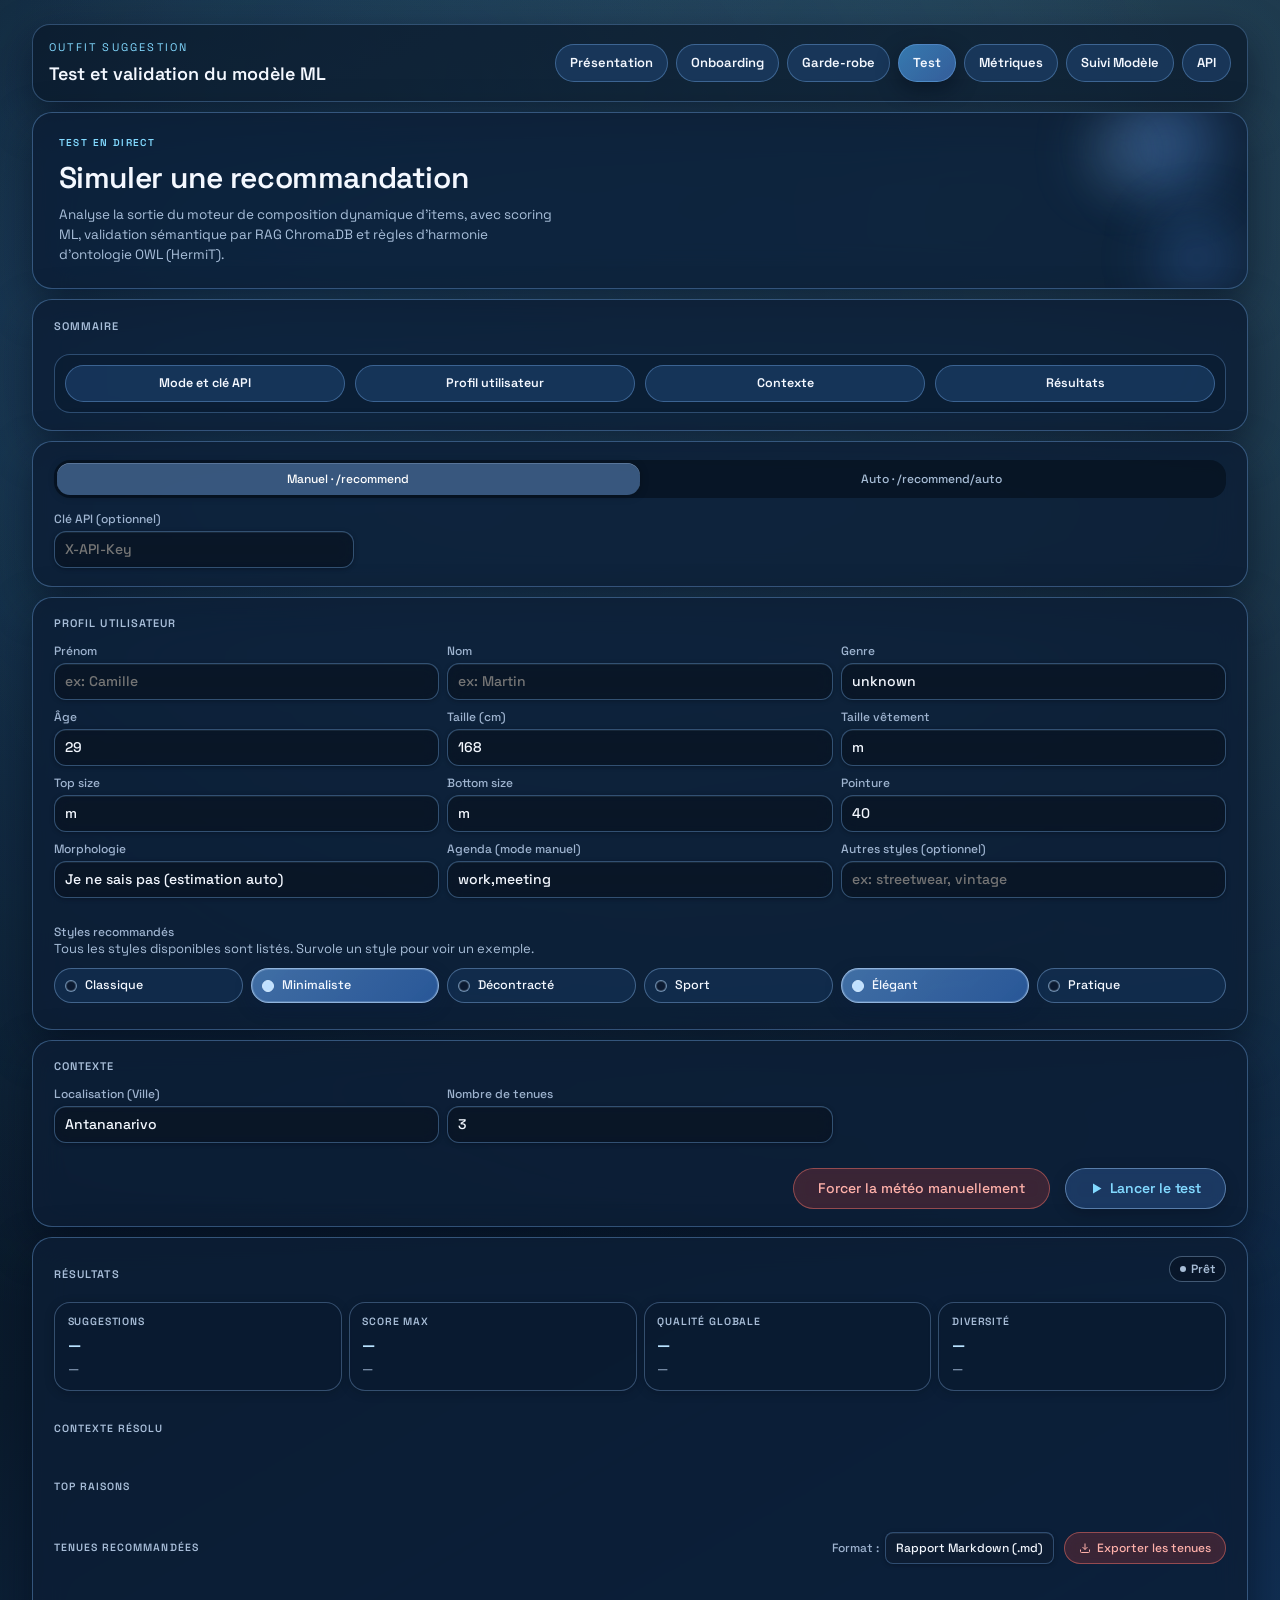
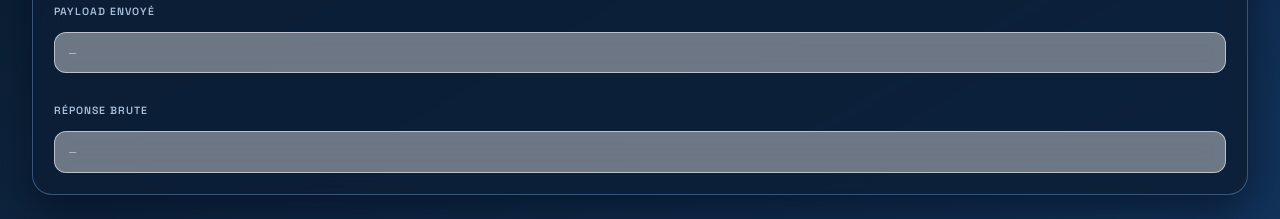
<file: web/test.html>
<!doctype html>
<html lang="fr">
<head>
  <meta charset="utf-8" />
  <meta name="viewport" content="width=device-width, initial-scale=1" />
  <title>Outfit Suggestion · Test</title>
  <link rel="preconnect" href="https://fonts.googleapis.com" />
  <link rel="preconnect" href="https://fonts.gstatic.com" crossorigin />
  <link rel="stylesheet" href="styles.css?v=3" />
  <link rel="icon" href="data:image/svg+xml,%3Csvg xmlns='http://www.w3.org/2000/svg' viewBox='0 0 64 64'%3E%3Crect width='64' height='64' rx='14' fill='%23102149'/%3E%3Cpath d='M16 40c6-8 14-14 24-18 4-2 8 2 8 6 0 12-10 20-22 20-6 0-10-4-10-8z' fill='%2372b0ff'/%3E%3Cpath d='M20 24c2-6 6-10 12-12 2-1 4 0 4 2 0 4-4 10-10 12-4 2-6 0-6-2z' fill='%239bc7ff'/%3E%3C/svg%3E" />
</head>
<body>
  <div class="scene">
    <div class="shell">
      <header class="top">
        <div class="brand">
          <span class="brand-kicker">Outfit Suggestion</span>
          <span class="brand-title">Test et validation du modèle ML</span>
        </div>
        <nav class="nav">
          <a class="nav-link" href="/index.html">Présentation</a>
          <a class="nav-link" href="onboarding.html">Onboarding</a>
          <a class="nav-link" href="wardrobe.html">Garde-robe</a>
          <a class="nav-link" href="test.html" aria-current="page">Test</a>
          <a class="nav-link" href="metrics.html">Métriques</a>
          <a class="nav-link" href="history.html">Suivi Modèle</a>
          <a class="nav-link" href="api/index.html">API</a>
        </nav>
      </header>

      <div class="glass hero">
        <div class="hero-orb orb1"></div>
        <div class="hero-orb orb2"></div>
        <div class="hero-orb orb3"></div>
        <p class="eyebrow">Test en direct</p>
        <h1>Simuler une recommandation</h1>
        <p class="subtitle">Analyse la sortie du moteur de composition dynamique d'items, avec scoring ML, validation sémantique par RAG ChromaDB et règles d'harmonie d'ontologie OWL (HermiT).</p>
      </div>

      <div class="panel section" id="sommaire">
        <div class="summary-head">
          <p class="section-title">Sommaire</p>
          <button class="summary-toggle" id="summaryToggle" aria-expanded="true" aria-controls="summaryNav">Masquer</button>
        </div>
        <div class="summary-nav" id="summaryNav">
          <a class="summary-link" href="#mode-api">Mode et clé API</a>
          <a class="summary-link" href="#profil">Profil utilisateur</a>
          <a class="summary-link" href="#contexte">Contexte</a>
          <a class="summary-link" href="#resultats">Résultats</a>
        </div>
      </div>

      <div class="summary-float" id="summaryFloat" aria-label="Sommaire rapide">
        <a class="summary-dot" href="#mode-api" data-label="Mode et clé API" aria-label="Mode et clé API">
          <svg viewBox="0 0 24 24" aria-hidden="true"><rect x="4" y="5" width="16" height="14" rx="2" stroke="currentColor" stroke-width="2" fill="none"/><path d="M8 9h8M8 13h8" stroke="currentColor" stroke-width="2" stroke-linecap="round"/></svg>
        </a>
        <a class="summary-dot" href="#profil" data-label="Profil utilisateur" aria-label="Profil utilisateur">
          <svg viewBox="0 0 24 24" aria-hidden="true"><circle cx="12" cy="8" r="4" stroke="currentColor" stroke-width="2" fill="none"/><path d="M4 20c2-4 6-6 8-6s6 2 8 6" stroke="currentColor" stroke-width="2" fill="none" stroke-linecap="round"/></svg>
        </a>
        <a class="summary-dot" href="#contexte" data-label="Contexte" aria-label="Contexte">
          <svg viewBox="0 0 24 24" aria-hidden="true"><path d="M12 3l7 6v11H5V9l7-6z" stroke="currentColor" stroke-width="2" fill="none" stroke-linejoin="round"/><path d="M9 20v-6h6v6" stroke="currentColor" stroke-width="2" stroke-linecap="round"/></svg>
        </a>
        <a class="summary-dot" href="#resultats" data-label="Résultats" aria-label="Résultats">
          <svg viewBox="0 0 24 24" aria-hidden="true"><path d="M4 18h16" stroke="currentColor" stroke-width="2" stroke-linecap="round"/><rect x="6" y="10" width="3" height="6" fill="currentColor"/><rect x="11" y="7" width="3" height="9" fill="currentColor"/><rect x="16" y="4" width="3" height="12" fill="currentColor"/></svg>
        </a>
      </div>

      <div class="summary-drawer" id="summaryDrawer" aria-hidden="true">
        <div class="summary-drawer-backdrop" id="summaryDrawerBackdrop"></div>
        <div class="summary-drawer-panel" role="dialog" aria-modal="true" aria-labelledby="summaryDrawerTitle">
          <div class="summary-drawer-header">
            <span class="summary-drawer-title" id="summaryDrawerTitle">Sommaire</span>
            <button class="summary-close" id="summaryClose">Fermer</button>
          </div>
          <div class="summary-nav">
            <a class="summary-link" href="#mode-api">Mode et clé API</a>
            <a class="summary-link" href="#profil">Profil utilisateur</a>
            <a class="summary-link" href="#contexte">Contexte</a>
            <a class="summary-link" href="#resultats">Résultats</a>
          </div>
        </div>
      </div>

      <div class="panel" id="mode-api">
        <div class="mode-seg">
          <button class="seg-btn active" id="modeManual" onclick="setMode('manual')">Manuel · /recommend</button>
          <button class="seg-btn" id="modeAuto" onclick="setMode('auto')">Auto · /recommend/auto</button>
        </div>
        <label>Clé API (optionnel)
          <input id="apiKey" placeholder="X-API-Key" style="max-width:300px;" />
        </label>
      </div>

      <div class="panel" id="profil">
        <p class="section-title">Profil utilisateur</p>
        <div class="grid g3">
          <label>Prénom <input id="firstName" placeholder="ex: Camille" /></label>
          <label>Nom <input id="lastName" placeholder="ex: Martin" /></label>
          <label>Genre
            <select id="gender"><option value="female">female</option><option value="male">male</option><option value="unknown" selected>unknown</option></select>
          </label>
          <label>Âge <input id="age" type="number" min="10" max="100" value="29" /></label>
          <label>Taille (cm) <input id="heightCm" type="number" min="120" max="230" value="168" /></label>
          <label>Taille vêtement
            <select id="clothingSize"><option>xs</option><option>s</option><option selected>m</option><option>l</option><option>xl</option><option>xxl</option><option>unknown</option></select>
          </label>
          <label>Top size
            <select id="topSize"><option>xs</option><option>s</option><option selected>m</option><option>l</option><option>xl</option><option>xxl</option><option>unknown</option></select>
          </label>
          <label>Bottom size
            <select id="bottomSize"><option>xs</option><option>s</option><option selected>m</option><option>l</option><option>xl</option><option>xxl</option><option>unknown</option></select>
          </label>
          <label>Pointure <input id="shoeSize" value="40" /></label>
          <label>Morphologie
            <select id="bodyShape">
              <option value="hourglass">Sablier (épaules et hanches équilibrées)</option>
              <option value="rectangle">Rectangle (silhouette plutôt droite)</option>
              <option value="pear">Poire (hanches plus larges que les épaules)</option>
              <option value="inverted_triangle">Triangle inversé (épaules plus larges)</option>
              <option value="oval">Ovale (volume plus central)</option>
              <option value="unknown" selected>Je ne sais pas (estimation auto)</option>
            </select>
          </label>
          <label>Agenda (mode manuel) <input id="agenda" value="work,meeting" /></label>
          <label>Autres styles (optionnel) <input id="stylesCustom" placeholder="ex: streetwear, vintage" /></label>
        </div>
        <input id="userId" type="hidden" value="u-001" />
        <div style="margin-top: 25px;">
          <label>Styles recommandés</label>
          <p class="muted" style="margin-top:-2px; margin-bottom: 10px;">Tous les styles disponibles sont listés. Survole un style pour voir un exemple.</p>
          <div class="style-grid" style="grid-template-columns: repeat(auto-fill, minmax(180px, 1fr));">
            <label class="style-option" data-tooltip="Couleurs sobres, lignes classiques"><input type="checkbox" name="styleOption" value="classic" /> <span>Classique</span></label>
            <label class="style-option" data-tooltip="Silhouettes nettes, peu d'accessoires"><input type="checkbox" name="styleOption" value="minimalist" checked /> <span>Minimaliste</span></label>
            <label class="style-option" data-tooltip="Confort, quotidien, polyvalent"><input type="checkbox" name="styleOption" value="casual" /> <span>Décontracté</span></label>
            <label class="style-option" data-tooltip="Inspiré sport, matières techniques"><input type="checkbox" name="styleOption" value="sport" /> <span>Sport</span></label>
            <label class="style-option" data-tooltip="Coupe soignée, détails raffinés"><input type="checkbox" name="styleOption" value="elegant" checked /> <span>Élégant</span></label>
            <label class="style-option" data-tooltip="Pragmatique, utile, adapté météo"><input type="checkbox" name="styleOption" value="practical" /> <span>Pratique</span></label>
          </div>
        </div>
      </div>

      <div class="panel" id="contexte">
        <p class="section-title">Contexte</p>
        <div class="grid g3">
          <label>Localisation (Ville) <input id="location" value="Antananarivo" placeholder="ex: Paris, London..." /></label>
          <label>Nombre de tenues <input id="topK" type="number" min="1" max="10" value="3" /></label>
          <label id="manualTempField" class="hidden-field">Température °C <input id="temperature" type="number" step="0.1" value="14" /></label>
          <label id="manualConditionField" class="hidden-field">Météo (manuel) <input id="condition" value="Clear" /></label>
        </div>
        <div class="run-row" style="margin-top: 25px; justify-content: flex-end; gap: 15px;">
          <button class="btn-refresh" id="toggleWeatherManual" style="padding: 9px 24px; font-size: 14px;">Forcer la météo manuellement</button>
          <button class="btn-run" id="runBtn" style="padding: 9px 24px; font-size: 14px;">
            <svg width="13" height="13" viewBox="0 0 13 13" fill="none"><polygon points="3,1.5 11.5,6.5 3,11.5" fill="currentColor"/></svg>
            Lancer le test
          </button>
        </div>
      </div>

      <div class="panel" id="resultats">
        <div class="row-head">
          <p class="section-title" style="margin:0;">Résultats</p>
          <span class="status-pill" id="status"><span class="pulse"></span>Prêt</span>
        </div>
        <div class="summary-grid" id="summaryGrid">
          <div class="insight">
            <p class="insight-label">Suggestions</p>
            <h3 id="sumCount">—</h3>
            <span class="insight-sub" id="sumOutfits">—</span>
          </div>
          <div class="insight">
            <p class="insight-label">Score max</p>
            <h3 id="sumTopScore">—</h3>
            <span class="insight-sub" id="sumAvgScore">—</span>
          </div>
          <div class="insight">
            <p class="insight-label">Qualité globale</p>
            <h3 id="sumQuality">—</h3>
            <span class="insight-sub" id="sumLatency">—</span>
          </div>
          <div class="insight">
            <p class="insight-label">Diversité</p>
            <h3 id="sumDiversity">—</h3>
            <span class="insight-sub" id="sumBody">—</span>
          </div>
        </div>
        <p class="section-label">Contexte résolu</p>
        <div id="contextChips" class="chip-row"></div>
        <p class="section-label">Top raisons</p>
        <div id="reasonChips" class="chip-row"></div>
        <div class="row-head" style="margin-top: 25px;">
          <p class="section-label" id="resultTitle" style="margin: 0;">Tenues recommandées</p>
          <div style="display: flex; align-items: center; gap: 10px; flex-wrap: wrap;">
            <label style="display: flex; align-items: center; gap: 6px; white-space: nowrap; height: 32px;">
              <span style="font-size: 12px; white-space: nowrap;">Format :</span>
              <select id="exportOutfitsFormat" aria-label="Format d'exportation" style="height: 32px; padding: 0 10px; border-radius: 8px; background: rgba(14, 30, 52, 0.8); color: var(--ink); border: 1px solid rgba(130, 188, 255, 0.3); font-size: 12px; outline: none;">
                <option value="markdown" selected>Rapport Markdown (.md)</option>
                <option value="excel">Excel / CSV (.csv)</option>
                <option value="json">JSON (.json)</option>
              </select>
            </label>
            <button class="btn-refresh" id="exportOutfitsBtn" style="font-size: 12px; padding: 0 14px; height: 32px; display: inline-flex; align-items: center; gap: 6px;">
              <svg width="12" height="12" viewBox="0 0 24 24" fill="none" stroke="currentColor" stroke-width="2"><path d="M21 15v4a2 2 0 0 1-2 2H5a2 2 0 0 1-2-2v-4M7 10l5 5 5-5M12 15V3"/></svg>
              Exporter les tenues
            </button>
          </div>
        </div>
        <div id="cards" class="cards"></div>
        <p class="section-label">Payload envoyé</p>
        <pre id="requestBox">—</pre>
        <p class="section-label">Réponse brute</p>
        <pre id="responseBox">—</pre>
      </div>
    </div>
  </div>

  <nav class="bottom-nav" aria-label="Navigation principale">
    <a class="bottom-link" href="/index.html">
      <svg viewBox="0 0 24 24" aria-hidden="true"><path d="M4 11l8-7 8 7v8a1 1 0 0 1-1 1h-4v-6h-6v6H5a1 1 0 0 1-1-1z" fill="currentColor"/></svg>
      Accueil
    </a>
    <a class="bottom-link" href="onboarding.html">
      <svg viewBox="0 0 24 24" aria-hidden="true"><path d="M12 2C6.48 2 2 6.48 2 12s4.48 10 10 10 10-4.48 10-10S17.52 2 12 2zm1 15h-2v-6h2v6zm0-8h-2V7h2v2z" fill="currentColor"/></svg>
      Profil
    </a>
    <a class="bottom-link" href="wardrobe.html">
      <svg viewBox="0 0 24 24" aria-hidden="true"><path d="M20 6h-4V4c0-1.11-.89-2-2-2h-4c-1.11 0-2 .89-2 2v2H4c-1.11 0-1.99.89-1.99 2L2 19c0 1.11.89 2 2 2h16c1.11 0 2-.89 2-2V8c0-1.11-.89-2-2-2zM10 4h4v2h-4V4z" fill="currentColor"/></svg>
      Dressing
    </a>
    <a class="bottom-link" href="test.html" aria-current="page">
      <svg viewBox="0 0 24 24" aria-hidden="true"><rect x="5" y="4" width="14" height="16" rx="2" stroke="currentColor" stroke-width="2" fill="none"/><path d="M8 8h8M8 12h8M8 16h5" stroke="currentColor" stroke-width="2" stroke-linecap="round"/></svg>
      Test
    </a>
  </nav>

  <script>
    let currentMode = 'manual';

    const summaryFloat = document.getElementById('summaryFloat');
    const sommaire = document.getElementById('sommaire');
    const summaryToggle = document.getElementById('summaryToggle');
    const summaryNav = document.getElementById('summaryNav');
    const summaryDrawer = document.getElementById('summaryDrawer');
    const summaryDrawerBackdrop = document.getElementById('summaryDrawerBackdrop');
    const summaryClose = document.getElementById('summaryClose');
    const mobileSummaryMedia = window.matchMedia('(max-width: 720px)');
    let summaryTouchTimer = null;

    function syncSummaryFloat() {
      if (!summaryFloat || !sommaire || mobileSummaryMedia.matches) return;
      const show = window.scrollY > sommaire.offsetTop + 120;
      summaryFloat.classList.toggle('is-visible', show);
      document.body.classList.toggle('has-summary-float', show);
    }

    if (mobileSummaryMedia.matches && summaryFloat) {
      summaryFloat.remove();
      document.body.classList.remove('has-summary-float');
    }

    function setSummaryCollapsed(collapsed) {
      if (!summaryToggle || !summaryNav) return;
      summaryNav.classList.toggle('is-collapsed', collapsed);
      summaryToggle.setAttribute('aria-expanded', String(!collapsed));
      summaryToggle.textContent = collapsed ? 'Afficher' : 'Masquer';
    }

    function openSummaryDrawer() {
      if (!summaryDrawer) return;
      summaryDrawer.classList.add('is-open');
      summaryDrawer.setAttribute('aria-hidden', 'false');
    }

    function closeSummaryDrawer() {
      if (!summaryDrawer) return;
      summaryDrawer.classList.remove('is-open');
      summaryDrawer.setAttribute('aria-hidden', 'true');
    }

    if (summaryToggle && summaryNav) {
      summaryToggle.addEventListener('click', () => {
        if (mobileSummaryMedia.matches) {
          openSummaryDrawer();
          return;
        }
        setSummaryCollapsed(!summaryNav.classList.contains('is-collapsed'));
      });
      setSummaryCollapsed(mobileSummaryMedia.matches);
      summaryToggle.textContent = mobileSummaryMedia.matches ? 'Sommaire' : 'Masquer';
      mobileSummaryMedia.addEventListener('change', (event) => {
        setSummaryCollapsed(event.matches);
        summaryToggle.textContent = event.matches ? 'Sommaire' : 'Masquer';
      });
    }

    if (summaryDrawer) {
      summaryDrawer.addEventListener('click', (event) => {
        if (event.target === summaryDrawer || event.target === summaryDrawerBackdrop) {
          closeSummaryDrawer();
        }
      });
    }

    if (summaryClose) {
      summaryClose.addEventListener('click', closeSummaryDrawer);
    }

    if (summaryDrawer) {
      summaryDrawer.querySelectorAll('a').forEach((link) => {
        link.addEventListener('click', closeSummaryDrawer);
      });
    }


    function setMode(m) {
      currentMode = m;
      document.getElementById('modeManual').className = 'seg-btn' + (m==='manual'?' active':'');
      document.getElementById('modeAuto').className = 'seg-btn' + (m==='auto'?' active':'');

      // En mode manuel, on cache aussi la météo par défaut car elle est résolue par la ville
      // On ne l'affiche que si l'utilisateur clique sur "Forcer la météo"
    }

    function toggleWeatherFields() {
      const tempField = document.getElementById('manualTempField');
      const conditionField = document.getElementById('manualConditionField');
      const isHidden = tempField.classList.contains('hidden-field');

      tempField.classList.toggle('hidden-field', !isHidden);
      conditionField.classList.toggle('hidden-field', !isHidden);
      document.getElementById('toggleWeatherManual').textContent = isHidden ? 'Utiliser la météo auto (ville)' : 'Forcer la météo manuellement';
    }

    document.getElementById('toggleWeatherManual').addEventListener('click', toggleWeatherFields);

    function byId(id) { return document.getElementById(id); }
    function parseCsv(s) { return s.split(',').map(v=>v.trim()).filter(Boolean); }

    function getStyleSelections() {
      const checked = Array.from(document.querySelectorAll('input[name="styleOption"]:checked'))
        .map((el) => el.value.trim())
        .filter(Boolean);
      const extra = parseCsv(byId('stylesCustom').value);
      return Array.from(new Set([...checked, ...extra]));
    }

    function humanizeKey(value) {
      return String(value || '').replace(/_/g, ' ').trim();
    }

    function toFrenchText(value) {
      const text = String(value || '');
      return text
        .replace(/coherent/gi, 'cohérent')
        .replace(/meteo/gi, 'météo')
        .replace(/preferences/gi, 'préférences')
        .replace(/interpretee/gi, 'interprétée')
        .replace(/precisee/gi, 'précisée')
        .replace(/detaillee/gi, 'détaillée')
        .replace(/proposee/gi, 'proposée')
        .replace(/adapte a/gi, 'adapté à')
        .replace(/compatibilite/gi, 'compatibilité');
    }

    function toSentenceCase(value) {
      const text = String(value || '').trim();
      if (!text) return '';
      return text.charAt(0).toUpperCase() + text.slice(1);
    }

    function toTitleCase(value) {
      const text = String(value || '').trim();
      if (!text) return '';
      return text
        .split(/\s+/)
        .map((part) => part ? part.charAt(0).toUpperCase() + part.slice(1).toLowerCase() : '')
        .join(' ');
    }

    function splitAgendaLabel(value) {
      const raw = toFrenchText(value);
      const parts = String(raw || '').split(' - ');
      const base = toSentenceCase(parts[0] || raw);
      const detailRaw = parts.slice(1).join(' - ');
      const detail = detailRaw ? toSentenceCase(detailRaw) : '';
      return { base, detail };
    }

    function bodyShapeLabel(value) {
      const map = {
        hourglass: 'Sablier',
        rectangle: 'Rectangle',
        pear: 'Poire',
        inverted_triangle: 'Triangle inversé',
        oval: 'Ovale',
        unknown: 'Non précisée',
      };
      return map[value] || String(value || 'Non précisée');
    }

    function setStatus(elId, text, type) {
      const el = byId(elId);
      el.className = 'status-pill' + (type?' '+type:'');
      const anim = type==='loading' ? ' anim' : '';
      el.textContent = '';
      const pulse = document.createElement('span');
      pulse.className = 'pulse' + anim;
      el.appendChild(pulse);
      el.appendChild(document.createTextNode(text));
    }

    function getHeaders() {
      const key = byId('apiKey').value.trim();
      const h = {'Content-Type':'application/json'};
      if (key) h['X-API-Key'] = key;
      return h;
    }

    function buildManualPayload() {
      return {
        user_id: byId('userId').value.trim(),
        gender: byId('gender').value,
        age: Number(byId('age').value),
        height_cm: Number(byId('heightCm').value),
        clothing_size: byId('clothingSize').value,
        top_size: byId('topSize').value,
        bottom_size: byId('bottomSize').value,
        shoe_size: byId('shoeSize').value.trim()||'unknown',
        style_preferences: getStyleSelections(),
        body_shape: byId('bodyShape').value,
        agenda: parseCsv(byId('agenda').value),
        location: byId('location').value.trim(),
        weather: { temperature_c: Number(byId('temperature').value), condition: byId('condition').value.trim()||'clear' },
        top_k: Number(byId('topK').value),
      };
    }

    function buildAutoPayload() {
      return {
        user_id: byId('userId').value.trim(),
        location: byId('location').value.trim() || null,
        gender: byId('gender').value,
        age: Number(byId('age').value),
        height_cm: Number(byId('heightCm').value),
        clothing_size: byId('clothingSize').value,
        top_size: byId('topSize').value,
        bottom_size: byId('bottomSize').value,
        shoe_size: byId('shoeSize').value.trim() || 'unknown',
        style_preferences: getStyleSelections(),
        body_shape: byId('bodyShape').value,
        agenda: parseCsv(byId('agenda').value),
        top_k: Number(byId('topK').value),
      };
    }

    function syncContextFromResolved(payload) {
      const ctx = payload && payload.resolved_context;
      if (!ctx) return;

      if (ctx.location) {
        byId('location').value = ctx.location;
      }

      if (ctx.weather && typeof ctx.weather.temperature_c === 'number') {
        byId('temperature').value = String(Number(ctx.weather.temperature_c).toFixed(1));
      }

      if (ctx.weather && ctx.weather.condition) {
        byId('condition').value = String(ctx.weather.condition);
      }
    }

    function renderSuggestions(payload) {
      const cards = byId('cards');
      cards.replaceChildren();
      const ctx = payload && payload.resolved_context;
      const suggestions = (payload&&payload.suggestions)||[];

      renderSummary(payload, suggestions, ctx);

      if (ctx && currentMode === 'auto') {
        const openweather = ctx.openweather || null;
        const agenda = Array.isArray(ctx.agenda_labels) ? ctx.agenda_labels : [];
        const conditionText = openweather && openweather.condition
          ? openweather.condition
          : (ctx.weather && ctx.weather.condition ? ctx.weather.condition : '—');
        const descriptionText = openweather && openweather.description ? openweather.description : '—';
        const agendaText = agenda.length
          ? agenda.map((label) => toSentenceCase(toFrenchText(label))).join(', ')
          : '—';
        const contextCard = document.createElement('div');
        contextCard.className = 'context-card';
        const contextTitle = document.createElement('p');
        contextTitle.className = 'context-title';
        contextTitle.textContent = 'Contexte OpenWeather';
        contextCard.appendChild(contextTitle);

        const addContextRow = (label, value) => {
          const row = document.createElement('p');
          const strong = document.createElement('strong');
          strong.textContent = label + ' :';
          row.appendChild(strong);
          row.appendChild(document.createTextNode(' ' + value));
          contextCard.appendChild(row);
        };

        addContextRow('Localisation', ctx.location || '—');
        addContextRow(
          'Condition',
          conditionText === '—' ? '—' : toTitleCase(toFrenchText(conditionText))
        );
        addContextRow(
          'Description',
          descriptionText === '—' ? '—' : toSentenceCase(toFrenchText(descriptionText))
        );
        addContextRow(
          'Température',
          openweather && typeof openweather.temperature_c === 'number'
            ? openweather.temperature_c.toFixed(1) + ' °C'
            : '—'
        );
        addContextRow(
          'Ressenti',
          openweather && typeof openweather.feels_like_c === 'number'
            ? openweather.feels_like_c.toFixed(1) + ' °C'
            : '—'
        );
        addContextRow(
          'Humidité',
          openweather && Number.isFinite(openweather.humidity_percent)
            ? openweather.humidity_percent + ' %'
            : '—'
        );
        addContextRow(
          'Vent',
          openweather && typeof openweather.wind_speed_m_s === 'number'
            ? openweather.wind_speed_m_s.toFixed(1) + ' m/s'
            : '—'
        );
        addContextRow('Agenda interprété', agendaText);
        cards.appendChild(contextCard);
      }

      if (!suggestions.length) {
        cards.replaceChildren();
        const emptyCard = document.createElement('div');
        emptyCard.className = 'card';
        const emptyText = document.createElement('p');
        emptyText.textContent = 'Aucune suggestion retournée.';
        emptyCard.appendChild(emptyText);
        cards.appendChild(emptyCard);
        return;
      }

      const shapeSummary = document.createElement('p');
      shapeSummary.className = 'muted';
      const shapeStrong = document.createElement('strong');
      shapeStrong.textContent = 'Morphologie interprétée :';
      shapeSummary.appendChild(shapeStrong);
      shapeSummary.appendChild(
        document.createTextNode(' ' + bodyShapeLabel(payload.inferred_body_shape))
      );
      cards.appendChild(shapeSummary);

      for (const item of suggestions) {
        const reasons = Array.isArray(item.reasons)
          ? item.reasons.map((reason) => toSentenceCase(toFrenchText(reason))).join(', ')
          : '';
        const outfitItems = Array.isArray(item.outfit_items) ? item.outfit_items : [];
        const card = document.createElement('article');
        card.className = 'card';
        const header = document.createElement('div');
        header.className = 'card-header';
        const title = document.createElement('h4');
        title.textContent = item.outfit_label || item.outfit_id;
        const score = document.createElement('span');
        score.className = 'score-pill';
        score.textContent = Number(item.score).toFixed(4);
        header.append(title, score);
        card.appendChild(header);

        const outfitLabel = document.createElement('p');
        const outfitStrong = document.createElement('strong');
        outfitStrong.textContent = 'Tenue proposée :';
        outfitLabel.appendChild(outfitStrong);
        card.appendChild(outfitLabel);

        if (outfitItems.length) {
          const list = document.createElement('ul');
          list.className = 'outfit-items';
          outfitItems.forEach((value) => {
            const li = document.createElement('li');
            li.textContent = toSentenceCase(toFrenchText(humanizeKey(value)));
            list.appendChild(li);
          });
          card.appendChild(list);
        } else {
          const empty = document.createElement('p');
          empty.className = 'muted';
          empty.textContent = 'Tenue détaillée non disponible';
          card.appendChild(empty);
        }

        if (reasons) {
          const reasonEl = document.createElement('p');
          reasonEl.className = 'reasons';
          reasonEl.textContent = reasons;
          card.appendChild(reasonEl);
        }
        cards.appendChild(card);
      }
    }

    function renderSummary(payload, suggestions, ctx) {
      const scoreList = suggestions.map((item) => Number(item.score)).filter((v) => Number.isFinite(v));
      const total = suggestions.length;
      const maxScore = scoreList.length ? Math.max(...scoreList) : null;
      const avgScore = scoreList.length
        ? scoreList.reduce((acc, v) => acc + v, 0) / scoreList.length
        : null;

      const outfitsWithItems = suggestions.filter((item) => Array.isArray(item.outfit_items) && item.outfit_items.length);
      const distinctItems = new Set();
      outfitsWithItems.forEach((item) => item.outfit_items.forEach((v) => distinctItems.add(String(v))));

      const quality = maxScore === null ? '—' : (maxScore >= 0.8 ? 'Fort' : maxScore >= 0.55 ? 'Moyen' : 'Faible');
      const bodyText = payload && payload.inferred_body_shape ? bodyShapeLabel(payload.inferred_body_shape) : 'Non précisée';

      byId('sumCount').textContent = total ? String(total) : '—';
      byId('sumOutfits').textContent = total ? total + ' tenues' : '—';
      byId('sumTopScore').textContent = maxScore === null ? '—' : maxScore.toFixed(4);
      byId('sumAvgScore').textContent = avgScore === null ? '—' : 'Moyenne ' + avgScore.toFixed(4);
      byId('sumQuality').textContent = quality;
      byId('sumLatency').textContent = payload && payload.client_latency_ms ? payload.client_latency_ms + ' ms' : 'Latence —';
      byId('sumDiversity').textContent = distinctItems.size ? String(distinctItems.size) : '—';
      byId('sumBody').textContent = bodyText;

      const chipHost = byId('contextChips');
      const firstName = toTitleCase(byId('firstName').value.trim());
      const resultTitle = firstName ? 'Tenues recommandées pour ' + firstName : 'Tenues recommandées';
      const resultTitleEl = byId('resultTitle');
      if (resultTitleEl) resultTitleEl.textContent = resultTitle;
      chipHost.replaceChildren();
      const chips = [];
      if (ctx) {
        if (ctx.location) chips.push('Lieu: ' + ctx.location);
        if (ctx.weather && typeof ctx.weather.temperature_c === 'number') chips.push('Temp: ' + ctx.weather.temperature_c.toFixed(1) + ' °C');
        if (ctx.weather && ctx.weather.condition) chips.push('Météo: ' + toTitleCase(toFrenchText(ctx.weather.condition)));
        const agendaLabels = Array.isArray(ctx.agenda_labels) ? ctx.agenda_labels : [];
        if (agendaLabels.length) {
          agendaLabels.forEach((label) => {
            const parts = splitAgendaLabel(label);
            chips.push({ text: 'Agenda: ' + parts.base, detail: parts.detail, type: 'agenda' });
          });
        }
      }
      if (!chips.length) chips.push('Contexte indisponible');
      chips.forEach((label) => {
        const chip = document.createElement('span');
        const isObject = typeof label === 'object' && label !== null;
        chip.className = 'chip' + (isObject && label.type ? ' chip-' + label.type : '');
        if (isObject && label.detail) {
          chip.className += ' chip-has-detail';
          const main = document.createElement('span');
          main.className = 'chip-main';
          main.textContent = label.text;
          const detail = document.createElement('span');
          detail.className = 'chip-sub';
          detail.textContent = label.detail;
          chip.appendChild(main);
          chip.appendChild(detail);
        } else {
          chip.textContent = isObject ? label.text : label;
        }
        chipHost.appendChild(chip);
      });

      const reasonHost = byId('reasonChips');
      reasonHost.replaceChildren();
      const reasonCounts = {};
      suggestions.forEach((item) => {
        if (!Array.isArray(item.reasons)) return;
        item.reasons.forEach((reason) => {
          const key = String(reason || '').trim();
          if (!key) return;
          reasonCounts[key] = (reasonCounts[key] || 0) + 1;
        });
      });
      const topReasons = Object.entries(reasonCounts)
        .sort((a, b) => b[1] - a[1])
        .slice(0, 6);
      if (!topReasons.length) {
        const chip = document.createElement('span');
        chip.className = 'chip';
        chip.textContent = 'Aucune raison fournie';
        reasonHost.appendChild(chip);
      } else {
        topReasons.forEach(([reason, count]) => {
          const chip = document.createElement('span');
          chip.className = 'chip';
          chip.textContent = toSentenceCase(toFrenchText(reason)) + ' · ' + count;
          reasonHost.appendChild(chip);
        });
      }
    }

    function resetSummary() {
      ['sumCount','sumTopScore','sumAvgScore','sumQuality','sumLatency','sumDiversity','sumOutfits','sumBody']
        .forEach((id) => { const el = byId(id); if (el) el.textContent = '—'; });
      byId('contextChips').replaceChildren();
      byId('reasonChips').replaceChildren();
      const resultTitleEl = byId('resultTitle');
      if (resultTitleEl) resultTitleEl.textContent = 'Tenues recommandées';
    }

    async function runRecommendation() {
      const mode = currentMode;
      const isWeatherForced = !document.getElementById('manualTempField').classList.contains('hidden-field');

      let endpoint = '/recommend';
      let payload = {};

      if (mode === 'auto') {
        endpoint = '/recommend/auto';
        payload = buildAutoPayload();
      } else {
        // Mode Manuel
        if (isWeatherForced) {
          endpoint = '/recommend';
          payload = buildManualPayload();
        } else {
          // On utilise l'endpoint /context car il résout la météo à partir de la ville
          // tout en permettant de saisir le profil manuellement.
          endpoint = '/recommend/context';
          const manual = buildManualPayload();
          payload = { ...manual };
          // On transforme agenda (list de string) en agenda_entries (list d'objets) pour l'API
          payload.agenda_entries = (payload.agenda || []).map(title => ({ title, category: 'casual' }));
          delete payload.agenda;
          delete payload.weather;
        }
      }

      setStatus('status','Chargement…','loading');
      resetSummary();
      byId('requestBox').textContent = JSON.stringify(payload, null, 2);
      byId('responseBox').textContent = '';
      try {
        const start = performance.now();
        const r = await fetch(endpoint,{method:'POST',headers:getHeaders(),body:JSON.stringify(payload)});
        const data = await r.json();
        const elapsed = Math.round(performance.now() - start);
        if (data && typeof data === 'object') {
          data.client_latency_ms = elapsed;
        }
        byId('responseBox').textContent = JSON.stringify(data, null, 2);
        if (!r.ok) {
          const msg = data&&(data.detail||data.message)?data.detail||data.message:'Erreur API';
          setStatus('status','Erreur '+r.status+': '+msg,'err');
          byId('cards').replaceChildren();
          resetSummary();
          return;
        }
        setStatus('status','OK','ok');
        lastRecommendationData = data;
        syncContextFromResolved(data);
        renderSuggestions(data);
      } catch(e) {
        setStatus('status','Erreur réseau : '+e,'err');
        byId('cards').replaceChildren();
        resetSummary();
      }
    }

    let lastRecommendationData = null;

    function exportGeneratedOutfits() {
      if (!lastRecommendationData || !Array.isArray(lastRecommendationData.suggestions) || !lastRecommendationData.suggestions.length) {
        alert("Aucune tenue générée disponible. Lancez d'abord le test de recommandation.");
        return;
      }

      const format = byId('exportOutfitsFormat').value;
      const firstName = byId('firstName').value.trim() || 'Utilisateur';
      const timestamp = new Date().toISOString().slice(0, 10);
      let filename = `tenues_${firstName.toLowerCase()}_${timestamp}`;
      let content = "";
      let mimeType = "text/plain";

      if (format === 'markdown') {
        filename += '.md';
        mimeType = 'text/markdown;charset=utf-8;';
        content = generateOutfitsMarkdownReport(lastRecommendationData);
      } else if (format === 'excel') {
        filename += '.csv';
        mimeType = 'text/csv;charset=utf-8;';
        content = "\uFEFFRang;Score ML;Label Tenue;Vêtements Composants;Raisons Explicatives;Nom;Lieu;Météo;Agenda\n" + generateOutfitsCsvRows(lastRecommendationData, ";");
      } else if (format === 'json') {
        filename += '.json';
        mimeType = 'application/json';
        const exportObj = {
          profile: getProfileDetailsForExport(),
          context: lastRecommendationData.resolved_context || {},
          inferred_body_shape: lastRecommendationData.inferred_body_shape,
          suggestions: lastRecommendationData.suggestions
        };
        content = JSON.stringify(exportObj, null, 2);
      }

      downloadFile(content, filename, mimeType);
    }

    function getProfileDetailsForExport() {
      const firstName = byId('firstName').value.trim();
      const lastName = byId('lastName').value.trim();
      return {
        name: [firstName, lastName].filter(Boolean).join(' ') || 'Utilisateur',
        gender: byId('gender').value,
        age: byId('age').value,
        height_cm: byId('heightCm').value,
        sizes: {
          clothing: byId('clothingSize').value,
          top: byId('topSize').value,
          bottom: byId('bottomSize').value,
          shoe: byId('shoeSize').value
        },
        body_shape: bodyShapeLabel(byId('bodyShape').value),
        styles: getStyleSelections()
      };
    }

    function generateOutfitsMarkdownReport(data) {
      const profile = getProfileDetailsForExport();
      const ctx = data.resolved_context || {};
      const suggestions = data.suggestions || [];
      const openweather = ctx.openweather || {};

      let md = `# 👔 Rapport de Recommandation de Tenues\n\n`;
      md += `*Généré le : ${new Date().toLocaleString('fr-FR')}*\n\n`;

      md += `## 👤 Profil Utilisateur\n\n`;
      md += `- **Nom / Prénom :** ${profile.name}\n`;
      md += `- **Genre :** ${toSentenceCase(profile.gender)} | **Âge :** ${profile.age} ans | **Taille :** ${profile.height_cm} cm\n`;
      md += `- **Tailles :** Haut ${profile.sizes.top.toUpperCase()} | Bas ${profile.sizes.bottom.toUpperCase()} | Pointure ${profile.sizes.shoe}\n`;
      md += `- **Morphologie :** ${profile.body_shape}\n`;
      md += `- **Styles préférés :** ${profile.styles.map(s => toSentenceCase(s)).join(', ') || 'Aucun'}\n\n`;

      md += `## 🌤️ Contexte & Météo\n\n`;
      md += `- **Localisation :** ${ctx.location || 'Non précisée'}\n`;
      if (ctx.weather && typeof ctx.weather.temperature_c === 'number') {
        md += `- **Température :** ${ctx.weather.temperature_c.toFixed(1)} °C`;
        if (typeof openweather.feels_like_c === 'number') {
          md += ` (Ressenti : ${openweather.feels_like_c.toFixed(1)} °C)`;
        }
        md += `\n`;
      }
      if (ctx.weather && ctx.weather.condition) {
        md += `- **Condition Météo :** ${toTitleCase(toFrenchText(ctx.weather.condition))}\n`;
      }
      const agendaLabels = Array.isArray(ctx.agenda_labels) ? ctx.agenda_labels : [];
      if (agendaLabels.length) {
        md += `- **Agenda du jour :** ${agendaLabels.map(l => toSentenceCase(toFrenchText(l))).join(', ')}\n`;
      }
      md += `\n`;

      md += `## 👗 Tenues Recommandées (${suggestions.length})\n\n`;

      suggestions.forEach((item, index) => {
        const outfitLabel = item.outfit_label || item.outfit_id || `Tenue ${index + 1}`;
        const scorePct = (Number(item.score || 0) * 100).toFixed(1);
        const outfitItems = Array.isArray(item.outfit_items) ? item.outfit_items : [];
        const reasons = Array.isArray(item.reasons)
          ? item.reasons.map(r => toSentenceCase(toFrenchText(r)))
          : [];

        md += `### ${index + 1}. ${outfitLabel} — Score : ${scorePct} %\n\n`;
        md += `**Vêtements composant la tenue :**\n`;
        if (outfitItems.length) {
          outfitItems.forEach(v => {
            md += `- ${toSentenceCase(toFrenchText(humanizeKey(v)))}\n`;
          });
        } else {
          md += `- *(Tenue complète pré-assemblée)*\n`;
        }

        if (reasons.length) {
          md += `\n**Raisons explicatives :**\n`;
          reasons.forEach(r => {
            md += `- ${r}\n`;
          });
        }

        md += `\n---\n\n`;
      });

      return md;
    }

    function generateOutfitsCsvRows(data, sep) {
      const profile = getProfileDetailsForExport();
      const ctx = data.resolved_context || {};
      const suggestions = data.suggestions || [];

      return suggestions.map((item, index) => {
        const outfitItems = (item.outfit_items || []).map(v => toSentenceCase(toFrenchText(humanizeKey(v)))).join(" + ");
        const reasons = (item.reasons || []).map(r => toSentenceCase(toFrenchText(r))).join(" | ");
        const temp = ctx.weather && typeof ctx.weather.temperature_c === 'number' ? `${ctx.weather.temperature_c.toFixed(1)}°C` : '—';
        const agenda = (ctx.agenda_labels || []).join(', ');

        return [
          index + 1,
          Number(item.score || 0).toFixed(4),
          item.outfit_label || item.outfit_id,
          outfitItems || "Tenue pré-assemblée",
          reasons || "—",
          profile.name,
          ctx.location || "—",
          `${temp} ${ctx.weather?.condition || ''}`,
          agenda || "—"
        ].map(v => `"${String(v ?? '').replace(new RegExp(sep, 'g'), ' ')}"`).join(sep);
      }).join("\n");
    }

    function downloadFile(content, filename, mimeType) {
      const blob = new Blob([content], { type: mimeType });
      const url = URL.createObjectURL(blob);
      const a = document.createElement('a');
      a.href = url;
      a.download = filename;
      document.body.appendChild(a);
      a.click();
      document.body.removeChild(a);
      URL.revokeObjectURL(url);
    }

    byId('exportOutfitsBtn').addEventListener('click', exportGeneratedOutfits);
    byId('runBtn').addEventListener('click', runRecommendation);
    window.addEventListener('scroll', syncSummaryFloat, { passive: true });
    window.addEventListener('load', syncSummaryFloat);
  </script>
  <script src="nav.js"></script>
</body>
</html>
</file>
<file: web/styles.css>
@import url('https://fonts.googleapis.com/css2?family=Space+Grotesk:wght@400;500;600;700&family=JetBrains+Mono:wght@400;600&display=swap');

:root {
  --bg: #07121f;
  --bg2: #0a1b2d;
  --bg3: #12335b;
  --shadow: 0 16px 40px rgba(2, 10, 24, 0.55);
  --radius: 18px;
  --glass-bg: rgba(14, 30, 52, 0.85);
  --glass-border: rgba(130, 188, 255, 0.35);
  --glass-shadow: var(--shadow);
  --panel-bg: rgba(14, 30, 52, 0.85);
  --panel-border: rgba(130, 188, 255, 0.35);
  --input-bg: rgba(8, 20, 35, 0.75);
  --input-border: rgba(130, 188, 255, 0.35);
  --label-color: rgba(196, 218, 246, 0.8);
  --ink: #f4f8ff;
  --ink2: rgba(196, 218, 246, 0.85);
  --accent: #4fb2ff;
  --accent2: #82d9ff;
  --radius-xl: 20px;
  --radius-lg: 16px;
  --radius-md: 12px;
  --radius-pill: 999px;
}
* { box-sizing: border-box; margin: 0; padding: 0; }

html {
  background-color: var(--bg);
  height: 100%;
  overscroll-behavior: none;
}

@view-transition {
  navigation: auto;
}

body {
  font-family: "Space Grotesk", sans-serif;
  font-size: 15px;
  line-height: 1.5;
  color: var(--ink);
  background: radial-gradient(circle at 20% 20%, rgba(79, 178, 255, 0.25), transparent 55%),
              radial-gradient(circle at 80% 10%, rgba(130, 217, 255, 0.25), transparent 60%),
              linear-gradient(150deg, var(--bg) 0%, var(--bg2) 55%, var(--bg3) 100%);
  min-height: 100vh;
}

@media (prefers-reduced-motion: reduce) {
  body {
    transition: none;
    transform: none;
    opacity: 1;
  }
  body.page-ready,
  body.page-leave {
    transform: none;
    opacity: 1;
  }
}

.scene {
  background: transparent;
  border-radius: 0;
  padding: 24px clamp(16px, 3vw, 32px);
  min-height: 100vh;
}

.shell { display: grid; gap: 10px; }

.glass {
  background: var(--glass-bg);
  backdrop-filter: blur(20px) saturate(1.6);
  -webkit-backdrop-filter: blur(20px) saturate(1.6);
  border: 1px solid var(--glass-border);
  border-radius: var(--radius-xl);
  box-shadow: var(--glass-shadow);
}

.panel {
  background: var(--panel-bg);
  backdrop-filter: blur(16px) saturate(1.4);
  -webkit-backdrop-filter: blur(16px) saturate(1.4);
  border: 1px solid var(--panel-border);
  border-radius: var(--radius-xl);
  box-shadow: var(--glass-shadow);
  padding: 1.1rem 1.3rem;
}

input,
select,
textarea {
  font-family: "Space Grotesk", sans-serif;
  background: var(--input-bg);
  border: 1px solid var(--input-border);
  color: var(--ink);
  border-radius: var(--radius-md);
}

.top-nav,
.top {
  display: flex;
  align-items: center;
  justify-content: space-between;
  gap: 18px;
  padding: 14px 16px;
  background: rgba(9, 23, 41, 0.7);
  border: 1px solid rgba(130, 188, 255, 0.3);
  border-radius: var(--radius);
  box-shadow: var(--shadow);
}

.brand {
  display: grid;
  gap: 4px;
}

.brand-kicker,
.brand-sub {
  font-size: 11px;
  text-transform: uppercase;
  letter-spacing: 0.2em;
  color: var(--accent2);
}

.brand-title {
  font-size: 18px;
  font-weight: 600;
}

.nav-links,
.nav {
  display: flex;
  gap: 8px;
  flex-wrap: wrap;
}

.nav-link {
  text-decoration: none;
  color: var(--ink);
  background: rgba(30, 68, 112, 0.6);
  border: 1px solid rgba(130, 188, 255, 0.35);
  padding: 8px 14px;
  border-radius: var(--radius-pill);
  font-size: 13px;
  font-weight: 600;
  transition: transform 0.15s, background 0.2s;
}

.nav-link:hover { background: rgba(70, 140, 210, 0.65); }
.nav-link.active,
.nav-link[aria-current="page"] {
  background: linear-gradient(135deg, rgba(79, 178, 255, 0.6), rgba(68, 118, 196, 0.7));
  box-shadow: 0 8px 20px rgba(3, 12, 26, 0.5);
}

.hero {
  padding: 1.4rem 1.6rem;
  position: relative;
  overflow: hidden;
}

.hero-orb {
  position: absolute;
  border-radius: 50%;
  filter: blur(28px);
  pointer-events: none;
}

.orb1 { width: 100px; height: 100px; background: rgba(102,169,255,0.32); top: -20px; right: 30px; }
.orb2 { width: 80px; height: 80px; background: rgba(73,133,217,0.28); bottom: -10px; right: 10px; }
.orb3 { width: 60px; height: 60px; background: rgba(155,203,255,0.22); top: 10px; right: 100px; }

.eyebrow {
  font-size: 10px; font-weight: 600; letter-spacing: 0.14em;
  text-transform: uppercase; color: var(--accent2); margin-bottom: 5px;
}

.hero h1 { font-size: 30px; font-weight: 600; letter-spacing: -0.4px; margin-bottom: 5px; color: var(--ink); }
.hero .subtitle { font-size: 13.5px; color: var(--ink2); max-width: 55ch; }

.hero-layout {
  display: grid;
  grid-template-columns: 1.1fr 0.9fr;
  gap: 14px;
  align-items: center;
}

.hero-actions {
  display: flex;
  flex-wrap: wrap;
  gap: 10px;
  margin-top: 10px;
}

.section {
  display: grid;
  gap: 10px;
}

.section-title {
  font-size: 11px; font-weight: 600; letter-spacing: 0.1em;
  text-transform: uppercase; color: var(--ink2); margin-bottom: 10px;
}

.summary-nav {
  display: grid;
  grid-template-columns: repeat(auto-fit, minmax(200px, 1fr));
  gap: 10px;
  width: 100%;
  background: rgba(10, 26, 48, 0.55);
  border: 1px solid rgba(130, 188, 255, 0.3);
  border-radius: var(--radius-lg);
  padding: 10px;
}
.summary-head {
  display: flex;
  align-items: center;
  justify-content: space-between;
  gap: 10px;
}
.summary-toggle {
  display: none;
  padding: 6px 12px;
  border-radius: var(--radius-pill);
  border: 1px solid rgba(162,207,255,0.46);
  background: rgba(60,117,196,0.30);
  color: var(--accent2);
  font: inherit;
  font-size: 12px;
  font-weight: 600;
  cursor: pointer;
}
.summary-toggle:active { transform: scale(0.98); }

.summary-link {
  text-decoration: none;
  padding: 8px 12px;
  border-radius: var(--radius-pill);
  font-size: 12.5px;
  font-weight: 600;
  color: var(--ink);
  background: rgba(30, 68, 112, 0.6);
  border: 1px solid rgba(130, 188, 255, 0.35);
  transition: transform 0.12s, background 0.15s, box-shadow 0.15s;
  text-align: center;
}

.summary-link:hover {
  background: rgba(70, 140, 210, 0.65);
  box-shadow: var(--glass-shadow);
}

.summary-drawer {
  position: fixed;
  inset: 0;
  display: none;
  align-items: flex-end;
  justify-content: center;
  z-index: 40;
}

.summary-drawer.is-open {
  display: flex;
}

.summary-drawer-backdrop {
  position: absolute;
  inset: 0;
  background: rgba(4,10,20,0.6);
}

.summary-drawer-panel {
  position: relative;
  width: min(520px, 92vw);
  margin: 0 0 14px;
  padding: 12px;
  border-radius: 20px;
  background: rgba(8, 20, 36, 0.92);
  border: 1px solid rgba(130, 188, 255, 0.4);
  box-shadow: var(--glass-shadow);
}

.summary-drawer-header {
  display: flex;
  align-items: center;
  justify-content: space-between;
  gap: 10px;
  margin-bottom: 10px;
}

.summary-drawer-title {
  font-size: 12px;
  font-weight: 700;
  letter-spacing: 0.1em;
  text-transform: uppercase;
  color: var(--accent2);
}

.summary-close {
  border: 1px solid rgba(130, 188, 255, 0.46);
  background: rgba(30, 68, 112, 0.6);
  color: var(--ink);
  border-radius: var(--radius-pill);
  padding: 6px 12px;
  font: inherit;
  font-size: 12px;
  font-weight: 600;
  cursor: pointer;
}

.summary-close:active { transform: scale(0.98); }

.bottom-nav {
  position: fixed;
  left: 12px;
  right: 12px;
  bottom: 12px;
  display: none;
  gap: 8px;
  padding: 8px;
  border-radius: 20px;
  background: rgba(8, 20, 36, 0.85);
  border: 1px solid rgba(130, 188, 255, 0.35);
  box-shadow: var(--glass-shadow);
  z-index: 30;
}

.bottom-link {
  flex: 1;
  display: inline-flex;
  align-items: center;
  justify-content: center;
  gap: 6px;
  padding: 8px 10px;
  border-radius: var(--radius-pill);
  font-size: 12px;
  font-weight: 600;
  text-decoration: none;
  color: var(--ink);
  background: rgba(30, 68, 112, 0.6);
  border: 1px solid rgba(130, 188, 255, 0.35);
}

.bottom-link svg {
  width: 14px;
  height: 14px;
}

.bottom-link[aria-current="page"] {
  background: linear-gradient(135deg, rgba(79, 178, 255, 0.6), rgba(68, 118, 196, 0.7));
  border-color: rgba(130, 188, 255, 0.6);
  color: #ffffff;
  box-shadow: var(--glass-shadow);
}

.summary-float {
  position: fixed;
  right: 18px;
  top: 50%;
  transform: translateY(-50%);
  display: grid;
  gap: 8px;
  padding: 10px;
  border-radius: 18px;
  background: rgba(8, 20, 36, 0.75);
  border: 1px solid rgba(130, 188, 255, 0.32);
  box-shadow: var(--glass-shadow);
  opacity: 0;
  pointer-events: none;
  transition: opacity 0.2s ease, transform 0.2s ease;
  z-index: 20;
}

.summary-float.is-visible {
  opacity: 1;
  pointer-events: auto;
  transform: translateY(-50%) scale(1);
}

.summary-dot {
  width: 34px;
  height: 34px;
  border-radius: 50%;
  display: grid;
  place-items: center;
  font-size: 12px;
  font-weight: 700;
  color: var(--ink);
  text-decoration: none;
  background: rgba(30, 68, 112, 0.6);
  border: 1px solid rgba(130, 188, 255, 0.4);
  transition: background 0.15s, transform 0.12s, box-shadow 0.15s;
}

.summary-dot svg {
  width: 16px;
  height: 16px;
}

.summary-dot::after {
  content: attr(data-label);
  position: absolute;
  right: calc(100% + 10px);
  top: 50%;
  transform: translateY(-50%);
  padding: 6px 10px;
  border-radius: 10px;
  font-size: 11px;
  color: var(--ink);
  background: rgba(7,18,33,0.92);
  border: 1px solid rgba(155,203,255,0.35);
  box-shadow: 0 6px 18px rgba(5,16,30,0.4);
  opacity: 0;
  pointer-events: none;
  white-space: nowrap;
  transition: opacity 0.15s ease, transform 0.15s ease;
}

.summary-dot:hover::after {
  opacity: 1;
  transform: translateY(-50%) translateX(-2px);
}

.summary-dot:hover {
  background: rgba(70, 140, 210, 0.7);
  box-shadow: 0 6px 14px rgba(7,22,44,0.35);
  transform: scale(1.05);
}

.chip,
.seg-btn,
.status-pill,
.btn-refresh,
.btn-run {
  background: rgba(30, 68, 112, 0.6);
  border: 1px solid rgba(130, 188, 255, 0.35);
  color: var(--ink);
}

.chip-has-detail,
.seg-btn.active,
.btn-run {
  background: linear-gradient(135deg, rgba(79, 178, 255, 0.6), rgba(68, 118, 196, 0.7));
  border-color: rgba(130, 188, 255, 0.6);
}

.card,
.info-box,
.feature-card,
.insight,
.context-card,
.kpi {
  background: var(--panel-bg);
  border: 1px solid var(--panel-border);
  border-radius: var(--radius-lg);
  box-shadow: var(--glass-shadow);
}

@media (max-width: 900px) {
  .top { position: sticky; top: 10px; z-index: 20; flex-direction: column; align-items: stretch; gap: 12px; }
  .brand-title { font-size: 16px; }
  .nav { width: 100%; justify-content: flex-start; gap: 6px; }
  .nav-link { flex: 1 1 calc(50% - 6px); text-align: center; padding: 8px 10px; }
  .hero h1 { font-size: 24px; }
}

body.has-summary-float .scene {
  padding-right: clamp(64px, 7vw, 90px);
}

.agenda-grid {
  display: grid;
  grid-template-columns: repeat(2, minmax(0, 1fr));
  gap: 12px;
  width: 100%;
}

.agenda-group {
  background: rgba(12,30,52,0.55);
  border: 1px solid rgba(150,201,255,0.28);
  border-radius: var(--radius-lg);
  padding: 0.8rem 0.9rem;
}

.agenda-title {
  font-size: 11px;
  font-weight: 700;
  letter-spacing: 0.08em;
  text-transform: uppercase;
  color: var(--accent2);
  margin-bottom: 8px;
}

@media (max-width: 900px) {
  .agenda-grid {
    grid-template-columns: 1fr;
  }
}

@media (max-width: 580px) {
  .agenda-grid {
    grid-template-columns: 1fr;
  }
}

.section-grid {
  display: grid;
  grid-template-columns: repeat(3, minmax(0,1fr));
  gap: 8px;
}

.feature-card {
  background: rgba(14,33,58,0.62);
  border: 1px solid rgba(167,210,255,0.32);
  border-radius: var(--radius-lg);
  padding: 0.9rem 1rem;
  box-shadow: 0 2px 12px rgba(4,14,26,0.35);
  display: grid;
  gap: 6px;
}

.feature-card h4 { font-size: 13px; font-weight: 600; }
.feature-card p { font-size: 12px; color: var(--ink2); }

.step-list {
  display: grid;
  gap: 8px;
}

.step {
  display: grid;
  gap: 4px;
  background: rgba(12,30,52,0.60);
  border: 1px solid rgba(150,201,255,0.30);
  border-radius: 12px;
  padding: 0.7rem 0.9rem;
}

.step .step-title { font-size: 12px; font-weight: 600; }
.step .step-text { font-size: 11.5px; color: var(--ink2); }

.mode-seg {
  display: flex; gap: 0; margin-bottom: 12px;
  background: rgba(3,11,23,0.56); border-radius: var(--radius-lg); padding: 3px;
}

.seg-btn {
  flex: 1; padding: 7px 10px; border-radius: 13px; border: none;
  font: inherit; font-size: 12px; font-weight: 500; cursor: pointer;
  color: var(--ink2); background: transparent; transition: all 0.18s;
}

.seg-btn.active {
  background: rgba(126,178,247,0.42);
  color: #ffffff;
  box-shadow: 0 1px 8px rgba(0,0,0,0.30), 0 0.5px 0 rgba(210,232,255,0.42) inset;
}

.grid { display: grid; gap: 8px; }
.g2 { grid-template-columns: repeat(2, minmax(0,1fr)); }
.g3 { grid-template-columns: repeat(3, minmax(0,1fr)); }
.hidden-field { display: none !important; }

.style-layout {
  display: grid;
  grid-template-columns: minmax(0, 1.4fr) minmax(0, 1fr);
  gap: 12px;
  width: 100%;
}

.style-column {
  display: grid;
  gap: 8px;
}

.style-grid {
  display: grid;
  grid-template-columns: repeat(2, minmax(0, 1fr));
  gap: 8px;
  margin-bottom: 8px;
}

.style-option {
  display: inline-flex;
  align-items: center;
  gap: 8px;
  padding: 7px 10px;
  border-radius: var(--radius-pill);
  border: 1px solid rgba(155,203,255,0.36);
  background: rgba(24,60,104,0.42);
  font-size: 12.5px;
  font-weight: 500;
  color: var(--ink);
  cursor: pointer;
  transition: transform 0.12s, background 0.15s, box-shadow 0.15s, border-color 0.15s;
}

.style-option input {
  display: none;
}

.style-option span {
  display: inline-flex;
  align-items: center;
  gap: 8px;
}

.style-option span::before {
  content: '';
  width: 10px;
  height: 10px;
  border-radius: 50%;
  border: 1px solid rgba(176,216,255,0.6);
  background: rgba(10,24,44,0.8);
  box-shadow: 0 0 0 1px rgba(210,232,255,0.2) inset;
}

.style-option:has(input:checked) {
  background: linear-gradient(135deg, rgba(110,176,255,0.55), rgba(57,118,204,0.65));
  border-color: rgba(191,222,255,0.65);
  box-shadow: 0 6px 16px rgba(10,32,62,0.42), 0 0 0 1px rgba(210,232,255,0.2) inset;
}

.style-option:has(input:checked) span::before {
  background: #bfe0ff;
  border-color: #cfe8ff;
}

.style-option {
  position: relative;
}

[data-tooltip] {
  position: relative;
}

[data-tooltip]::after {
  content: attr(data-tooltip);
  position: absolute;
  left: 50%;
  bottom: calc(100% + 8px);
  transform: translateX(-50%);
  padding: 6px 10px;
  border-radius: 10px;
  font-size: 11px;
  color: var(--ink);
  background: rgba(7,18,33,0.92);
  border: 1px solid rgba(155,203,255,0.35);
  box-shadow: 0 6px 18px rgba(5,16,30,0.4);
  opacity: 0;
  display: none;
  pointer-events: none;
  white-space: nowrap;
  transition: opacity 0.15s ease, transform 0.15s ease;
  z-index: 50;
}

[data-tooltip]:hover::after {
  display: block;
  opacity: 1;
  transform: translateX(-50%) translateY(-2px);
}

@media (max-width: 900px) {
  .style-layout {
    grid-template-columns: 1fr;
    max-width: 100%;
  }
  .style-grid {
    grid-template-columns: repeat(2, minmax(0, 1fr));
  }
}

label { display: grid; gap: 3px; font-size: 11px; font-weight: 500; color: var(--label-color); }
label { font-size: 12px; }

input, select {
  width: 100%;
  background: var(--input-bg);
  backdrop-filter: blur(8px);
  border: 1px solid var(--input-border);
  border-radius: var(--radius-md);
  padding: 7px 10px;
  font: inherit; font-size: 14px; color: var(--ink);
  box-shadow: 0 1px 4px rgba(2,8,18,0.35), 0 0.5px 0 rgba(184,220,255,0.16) inset;
  transition: border-color 0.15s, box-shadow 0.15s;
  -webkit-appearance: none; appearance: none;
  outline: none;
}

input:focus, select:focus {
  border-color: rgba(123,181,252,0.72);
  box-shadow: 0 0 0 3px rgba(78,145,231,0.22), 0 0.5px 0 rgba(184,220,255,0.22) inset;
}

.btn-run {
  display: inline-flex; align-items: center; gap: 7px;
  padding: 9px 24px; border: 1px solid rgba(162, 207, 255, 0.46); border-radius: var(--radius-pill);
  font: inherit; font-size: 14px; font-weight: 600; cursor: pointer;
  color: var(--accent2);
  background: rgba(60, 117, 196, 0.32);
  backdrop-filter: blur(8px);
  box-shadow: 0 4px 15px rgba(0, 0, 0, 0.2);
  transition: all 0.15s ease;
  letter-spacing: -0.1px;
}

.btn-run:hover {
  background: rgba(88, 146, 226, 0.45);
  border-color: rgba(162, 207, 255, 0.6);
  box-shadow: 0 6px 20px rgba(0, 0, 0, 0.3);
}

.btn-run:active { transform: scale(0.96); }

.nav-link:active, .summary-link:active, .btn:active {
  transform: scale(0.96);
}

.btn-refresh {
  display: inline-flex; align-items: center; gap: 6px;
  padding: 7px 14px; border: 1px solid rgba(255, 122, 110, 0.46); border-radius: var(--radius-pill);
  font: inherit; font-size: 13px; font-weight: 500; cursor: pointer;
  color: #ffb1aa;
  background: rgba(196, 60, 60, 0.25);
  backdrop-filter: blur(8px);
  transition: all 0.15s ease;
}

.btn-refresh:hover {
  background: rgba(226, 88, 88, 0.35);
  border-color: rgba(255, 162, 162, 0.6);
  box-shadow: 0 4px 15px rgba(255, 0, 0, 0.15);
}

.btn-refresh:active { transform: scale(0.96); }

.row-head { display: flex; align-items: center; justify-content: space-between; gap: 8px; margin-bottom: 10px; }

.status-pill {
  display: inline-flex; align-items: center; gap: 5px;
  font-size: 12px; font-weight: 600; padding: 3px 10px;
  border-radius: var(--radius-pill);
  background: rgba(6,18,34,0.56); color: var(--ink2);
  border: 1px solid rgba(180,216,255,0.34);
  backdrop-filter: blur(6px);
  margin-bottom: 10px;
}

.status-pill.ok { background: rgba(27, 193, 126, 0.28); color: #dbffef; border-color: rgba(97, 247, 180, 0.58); }
.status-pill.err { background: rgba(20, 151, 103, 0.30); color: #d4ffe9; border-color: rgba(88, 230, 165, 0.50); }
.status-pill.loading { background: rgba(23, 173, 116, 0.24); color: #ddfff0; border-color: rgba(95, 242, 176, 0.48); }
.pulse { width: 6px; height: 6px; border-radius: 50%; background: currentColor; }
.pulse.anim { animation: blink 1.1s ease-in-out infinite; }
@keyframes blink { 0%,100%{opacity:1} 50%{opacity:0.3} }

.divider { border: none; border-top: 1px solid rgba(160,205,255,0.24); margin: 10px 0; }

.cards { display: grid; gap: 7px; margin-bottom: 10px; }
.card {
  background: rgba(14,33,58,0.62);
  backdrop-filter: blur(12px);
  border: 1px solid rgba(167,210,255,0.32);
  border-radius: var(--radius-lg);
  padding: 0.8rem 1rem;
  box-shadow: 0 2px 12px rgba(4,14,26,0.35);
  display: grid; gap: 4px;
}

.card-header { display: flex; align-items: center; justify-content: space-between; margin-bottom: 3px; }
.card h4 { font-size: 13px; font-weight: 600; color: var(--ink); }
.card h4 { font-size: 14px; }
.score-pill {
  font-size: 10.5px; font-weight: 600; padding: 2px 9px;
  border-radius: var(--radius-pill);
  background: rgba(27, 193, 126, 0.24); color: #defff0;
  border: 1px solid rgba(98, 246, 181, 0.54);
}

.card p { font-size: 12px; color: var(--ink2); }
.card p { font-size: 13px; }
.card .reasons { font-style: italic; font-size: 12px; }
.outfit-items {
  margin: 2px 0 6px 18px;
  padding: 0;
  color: var(--ink2);
  font-size: 12.5px;
}

.outfit-items li { margin: 2px 0; }

.context-card {
  background: rgba(24,58,98,0.46);
  border: 1px solid rgba(139,188,250,0.26);
  border-radius: var(--radius-lg);
  padding: 0.8rem 1rem;
  margin-bottom: 8px;
  display: grid;
  gap: 4px;
}
.context-card p { font-size: 12px; color: var(--ink2); }
.context-card p { font-size: 13px; }
.context-title {
  font-size: 10px;
  font-weight: 600;
  letter-spacing: 0.1em;
  text-transform: uppercase;
  color: var(--accent2);
}

.dash-grid { display: grid; grid-template-columns: repeat(5, minmax(0,1fr)); gap: 7px; margin-bottom: 10px; }
.kpi {
  background: rgba(13,31,56,0.62);
  backdrop-filter: blur(12px);
  border: 1px solid rgba(167,210,255,0.30);
  border-radius: var(--radius-lg);
  padding: 0.7rem 0.8rem;
  box-shadow: 0 2px 10px rgba(5,14,26,0.32);
}

.kpi-label { font-size: 9.5px; font-weight: 600; text-transform: uppercase; letter-spacing: 0.06em; color: var(--ink2); margin-bottom: 5px; }
.kpi-label { font-size: 10.5px; }
.kpi h3 { font-size: 14px; font-weight: 700; color: #b8ffd9; text-shadow: 0 0 10px rgba(74, 232, 158, 0.28); }
.kpi h3 { font-size: 15px; }

.bars { display: grid; gap: 6px; margin-bottom: 10px; }
.bar-row { display: grid; grid-template-columns: 100px 1fr 32px; align-items: center; gap: 8px; }
.bar-label { font-size: 11.5px; color: var(--ink2); }
.bar-label { font-size: 12.5px; }
.bar-value { font-size: 12.5px; font-weight: 600; text-align: right; color: var(--ink); }
.bar-track {
  height: 7px; border-radius: 99px;
  background: rgba(5,16,30,0.45);
  overflow: hidden;
  box-shadow: inset 0 1px 2px rgba(0,0,0,0.08);
}
.bar-fill {
  height: 100%; border-radius: 99px;
  background: linear-gradient(90deg, #1da96f, #4ae89e);
}

.section-label {
  font-size: 10.5px; font-weight: 600; text-transform: uppercase;
  letter-spacing: 0.1em; color: var(--ink2); margin: 30px 0 12px;
}

pre {
  background: rgba(255,255,255,0.40);
  backdrop-filter: blur(8px);
  border: 1px solid rgba(255,255,255,0.55);
  border-radius: var(--radius-md);
  padding: 0.7rem 0.9rem;
  overflow: auto;
  white-space: pre-wrap;
  word-break: break-word;
  font-family: "SF Mono", "Fira Code", monospace;
  font-size: 11.5px;
  color: var(--ink2);
  max-height: 200px;
  margin-bottom: 4px;
}

.run-row { display: flex; align-items: flex-end; gap: 14px; }
.muted { font-size: 12px; color: var(--ink2); }
.muted { font-size: 13px; }

.summary-grid {
  display: grid;
  grid-template-columns: repeat(4, minmax(0, 1fr));
  gap: 7px;
  margin-bottom: 10px;
}

.insight {
  background: rgba(10,26,48,0.64);
  border: 1px solid rgba(154,201,255,0.30);
  border-radius: var(--radius-lg);
  padding: 0.7rem 0.8rem;
  box-shadow: 0 2px 10px rgba(5,14,26,0.32);
  display: grid;
  gap: 4px;
}

.insight-label {
  font-size: 10.5px;
  font-weight: 600;
  text-transform: uppercase;
  letter-spacing: 0.08em;
  color: var(--ink2);
}

.insight h3 {
  font-size: 15px;
  font-weight: 700;
  color: #b9e3ff;
}

.insight-sub {
  font-size: 12.5px;
  color: var(--ink2);
}

.chip-row {
  display: flex;
  flex-wrap: wrap;
  gap: 6px;
  margin-bottom: 8px;
}

.chip {
  display: inline-flex;
  align-items: center;
  gap: 6px;
  padding: 4px 10px;
  border-radius: var(--radius-pill);
  font-size: 12px;
  font-weight: 500;
  color: var(--ink);
  background: rgba(28,62,106,0.55);
  border: 1px solid rgba(155,203,255,0.36);
}

.chip-agenda {
  background: rgba(34,74,124,0.62);
  border-color: rgba(170,214,255,0.55);
}

.chip-has-detail {
  gap: 8px;
}

.chip-main {
  font-weight: 600;
}

.chip-sub {
  font-size: 11px;
  padding: 2px 6px;
  border-radius: var(--radius-pill);
  color: var(--accent2);
  background: rgba(8,20,36,0.5);
  border: 1px solid rgba(155,203,255,0.4);
}

.metric-table {
  display: grid;
  gap: 6px;
  margin-bottom: 10px;
}

.metric-row {
  display: grid;
  grid-template-columns: 1fr auto;
  align-items: center;
  gap: 10px;
  background: rgba(12,30,52,0.60);
  border: 1px solid rgba(150,201,255,0.30);
  border-radius: 12px;
  padding: 6px 10px;
}

.metric-label { font-size: 11.5px; color: var(--ink2); }
.metric-label { font-size: 12.5px; }
.metric-value { font-size: 13px; font-weight: 600; color: var(--ink); }

.info-grid {
  display: grid;
  grid-template-columns: repeat(2, minmax(0, 1fr));
  gap: 8px;
  margin-bottom: 10px;
}

.info-box {
  background: rgba(12,30,52,0.60);
  border: 1px solid rgba(150,201,255,0.30);
  border-radius: 14px;
  padding: 0.8rem 1rem;
  display: grid;
  gap: 8px;
}

.info-title {
  font-size: 11px;
  font-weight: 700;
  letter-spacing: 0.12em;
  text-transform: uppercase;
  color: var(--ink2);
}

.info-text {
  font-size: 13px;
  color: var(--ink);
}

@media (max-width: 820px) {
  .hero-layout { grid-template-columns: 1fr; }
  .section-grid { grid-template-columns: 1fr; }
  .info-grid { grid-template-columns: 1fr; }
}

@media (max-width: 720px) {
  .scene {
    padding: 20px 14px;
    padding-bottom: calc(110px + env(safe-area-inset-bottom));
  }
  body {
    padding-bottom: calc(110px + env(safe-area-inset-bottom));
  }
  .top {
    flex-direction: column;
    align-items: stretch;
    position: sticky;
    top: 10px;
    z-index: 20;
    padding: 0.7rem 0.9rem;
  }
  .nav {
    width: 100%;
    justify-content: space-between;
  }
  .hero {
    padding: 1.1rem 1.2rem;
  }
  .hero h1 {
    font-size: 20px;
  }
  .hero .subtitle {
    font-size: 12.5px;
  }
  .panel {
    padding: 1rem 1.1rem;
  }
  .summary-nav {
    grid-template-columns: repeat(2, minmax(0, 1fr));
  }
  .summary-link {
    text-align: left;
  }
  .summary-toggle {
    display: inline-flex;
  }
  .summary-nav.is-collapsed {
    display: none;
  }
  .summary-nav {
    display: none;
  }
  .summary-drawer .summary-nav {
    display: grid;
  }
  .summary-float {
    display: none;
  }
  .bottom-nav {
    display: none;
  }
  .nav {
    padding: 0;
  }
  .cards { gap: 10px; }
  .card { padding: 0.9rem 1rem; }
  .chip-row { gap: 8px; }
  .chip { font-size: 12.5px; }
  .run-row {
    flex-direction: column;
    align-items: stretch;
  }
  .btn-run {
    width: 100%;
    justify-content: center;
  }
  .row-head {
    flex-direction: column;
    align-items: flex-start;
  }
}

@media (max-width: 580px) {
  .g2, .g3 { grid-template-columns: 1fr; }
  .dash-grid { grid-template-columns: repeat(2,1fr); }
  .bar-row { grid-template-columns: 70px 1fr 28px; }
  .summary-grid { grid-template-columns: repeat(2,1fr); }
  .summary-nav { grid-template-columns: 1fr; }
  .style-grid { grid-template-columns: 1fr; }
  .cards { gap: 10px; }
  .card { padding: 0.9rem 1rem; }
  .chip-row { gap: 8px; }
  .chip { font-size: 12.5px; }
  .nav-links { gap: 6px; }
  .nav-link { font-size: 12px; padding: 6px 8px; }
  .section-title { font-size: 10px; }
  .metric-row { grid-template-columns: 1fr; gap: 4px; }
  .metric-value { justify-self: start; }
  .cards { gap: 12px; }
  .card { padding: 0.9rem 1rem; }
  .chip-row { gap: 8px; }
  .chip { font-size: 12.5px; }
}
</file>
<file: web/api/styles.css>
@import url('https://fonts.googleapis.com/css2?family=Space+Grotesk:wght@400;500;600;700&family=JetBrains+Mono:wght@400;600&display=swap');

:root {
  --bg: #07121f;
  --bg2: #0a1b2d;
  --bg3: #12335b;
  --panel: rgba(14, 30, 52, 0.85);
  --panel-border: rgba(130, 188, 255, 0.35);
  --ink: #f4f8ff;
  --ink-dim: rgba(196, 218, 246, 0.8);
  --accent: #4fb2ff;
  --accent-2: #82d9ff;
  --success: #3ee29a;
  --danger: #ff7a6e;
  --radius: 18px;
  --radius-pill: 999px;
  --shadow: 0 16px 40px rgba(2, 10, 24, 0.55);
}

* { box-sizing: border-box; margin: 0; padding: 0; }

html {
  background-color: var(--bg);
  height: 100%;
  overscroll-behavior: none;
}

@view-transition {
  navigation: auto;
}

body {
  font-family: "Space Grotesk", sans-serif;
  color: var(--ink);
  background: radial-gradient(circle at 20% 20%, rgba(79, 178, 255, 0.25), transparent 55%),
              radial-gradient(circle at 80% 10%, rgba(130, 217, 255, 0.25), transparent 60%),
              linear-gradient(150deg, var(--bg) 0%, var(--bg2) 55%, var(--bg3) 100%);
  min-height: 100vh;
}

@media (prefers-reduced-motion: reduce) {
  body {
    transition: none;
    transform: none;
    opacity: 1;
  }
  body.page-ready,
  body.page-leave {
    transform: none;
    opacity: 1;
  }
}

.page {
  width: 100%;
  max-width: none;
  margin: 0;
  padding: 28px clamp(16px, 3vw, 32px) 60px;
}

.top {
  display: flex;
  align-items: center;
  justify-content: space-between;
  gap: 18px;
  padding: 14px 16px;
  background: rgba(9, 23, 41, 0.7);
  border: 1px solid rgba(130, 188, 255, 0.3);
  border-radius: var(--radius);
  box-shadow: var(--shadow);
}

.brand { display: grid; gap: 4px; }
.brand-kicker { font-size: 11px; text-transform: uppercase; letter-spacing: 0.2em; color: var(--accent-2); }
.brand-title { font-size: 18px; font-weight: 600; }

.nav { display: flex; gap: 8px; flex-wrap: wrap; }
.nav-link {
  text-decoration: none;
  color: var(--ink);
  background: rgba(30, 68, 112, 0.6);
  border: 1px solid rgba(130, 188, 255, 0.35);
  padding: 8px 14px;
  border-radius: var(--radius-pill);
  font-size: 13px;
  font-weight: 600;
  transition: transform 0.15s, background 0.2s;
}
.nav-link:hover { background: rgba(70, 140, 210, 0.65); }
.nav-link.active {
  background: linear-gradient(135deg, rgba(79, 178, 255, 0.6), rgba(68, 118, 196, 0.7));
  box-shadow: 0 8px 20px rgba(3, 12, 26, 0.5);
}

.hero {
  display: grid;
  grid-template-columns: 1.3fr 0.7fr;
  gap: 18px;
  margin: 24px 0;
  align-items: stretch;
}

.hero-copy { display: grid; gap: 10px; }
.eyebrow { font-size: 11px; letter-spacing: 0.2em; text-transform: uppercase; color: var(--accent-2); }
.hero h1 { font-size: 30px; line-height: 1.1; }
.subtitle { color: var(--ink-dim); max-width: 48ch; }

.hero-actions { display: flex; gap: 10px; flex-wrap: wrap; margin-top: 6px; }

.hero-card {
  background: var(--panel);
  border: 1px solid var(--panel-border);
  border-radius: var(--radius);
  padding: 16px;
  box-shadow: var(--shadow);
  display: grid;
  gap: 10px;
}

.stat { display: grid; gap: 6px; }
.stat-label { font-size: 11px; text-transform: uppercase; letter-spacing: 0.12em; color: var(--accent-2); }
.stat-value { font-weight: 600; }

.layout {
  display: grid;
  grid-template-columns: minmax(240px, 320px) minmax(320px, 1fr);
  grid-template-areas:
    "endpoints request"
    "endpoints response"
    "history history";
  gap: 18px;
  align-items: start;
}

.endpoints { grid-area: endpoints; }
.request { grid-area: request; }
.response { grid-area: response; }
.history-section { grid-area: history; }

.panel {
  background: var(--panel);
  border: 1px solid var(--panel-border);
  border-radius: var(--radius);
  padding: 18px;
  box-shadow: var(--shadow);
  transition: transform 0.2s ease, box-shadow 0.2s ease, border-color 0.2s ease;
}

.layout > .panel,
.layout > aside.panel {
  animation: panelIn 0.28s ease both;
}

.endpoints { animation-delay: 0.02s; }
.request { animation-delay: 0.06s; }
.response { animation-delay: 0.1s; }
.history { animation-delay: 0.14s; }

.panel:hover {
  transform: translateY(-2px);
  border-color: rgba(130, 188, 255, 0.55);
  box-shadow: 0 20px 40px rgba(3, 12, 26, 0.6);
}

.panel.full { grid-column: 1 / -1; }
.panel.stack {
  display: grid;
  gap: 14px;
  align-content: start;
}
.panel-head { display: flex; align-items: center; justify-content: space-between; gap: 10px; }
.panel-head h2 { font-size: 16px; }

.endpoint-list { display: grid; gap: 8px; margin-top: 12px; }
.endpoint {
  padding: 10px 12px;
  border-radius: 12px;
  border: 1px solid rgba(130, 188, 255, 0.25);
  background: rgba(13, 33, 56, 0.6);
  display: grid;
  gap: 6px;
  cursor: pointer;
  transition: transform 0.12s ease, border 0.2s ease, box-shadow 0.2s ease, background 0.2s ease;
}
.endpoint:hover {
  transform: translateY(-2px);
  border-color: rgba(130, 217, 255, 0.7);
  background: rgba(18, 40, 68, 0.7);
  box-shadow: 0 10px 22px rgba(3, 12, 26, 0.45);
}
.endpoint.active { border-color: rgba(130, 217, 255, 0.9); transform: translateY(-1px); }
.endpoint .row { display: flex; align-items: center; justify-content: space-between; }
.endpoint .method { font-size: 11px; font-weight: 700; color: var(--accent-2); }
.endpoint .path { font-family: "JetBrains Mono", monospace; font-size: 12px; }
.endpoint .desc { font-size: 12px; color: var(--ink-dim); }

.field { display: grid; gap: 6px; }
.field label { font-size: 12px; color: var(--ink-dim); }

.input, .code {
  width: 100%;
  border-radius: 12px;
  border: 1px solid rgba(130, 188, 255, 0.35);
  background: rgba(8, 20, 35, 0.7);
  color: var(--ink);
  padding: 10px 12px;
  font-family: "Space Grotesk", sans-serif;
  font-size: 14px;
}

.code {
  font-family: "JetBrains Mono", monospace;
  font-size: 12px;
  line-height: 1.45;
  min-height: 60px;
  white-space: pre;
  resize: vertical;
  overflow-y: hidden;
}

.output { max-height: 260px; overflow: auto; }

.actions { display: flex; gap: 10px; flex-wrap: wrap; }

.btn {
  border: 1px solid rgba(162, 207, 255, 0.46);
  background: rgba(60, 117, 196, 0.32);
  backdrop-filter: blur(8px);
  color: var(--accent-2);
  padding: 10px 20px;
  border-radius: var(--radius-pill);
  font-weight: 600;
  cursor: pointer;
  transition: all 0.15s ease;
  box-shadow: 0 4px 15px rgba(0, 0, 0, 0.2);
}

.btn:hover {
  background: rgba(88, 146, 226, 0.45);
  border-color: rgba(162, 207, 255, 0.6);
  box-shadow: 0 6px 20px rgba(0, 0, 0, 0.3);
  transform: translateY(-1px);
}

.btn.ghost {
  border: 1px solid rgba(255, 122, 110, 0.46);
  background: rgba(196, 60, 60, 0.25);
  color: #ffb1aa;
}

.btn.ghost:hover {
  background: rgba(226, 88, 88, 0.35);
  border-color: rgba(255, 162, 162, 0.6);
  box-shadow: 0 4px 15px rgba(255, 0, 0, 0.15);
}

.btn:active { transform: scale(0.98); }

.pill {
  padding: 4px 10px;
  border-radius: var(--radius-pill);
  font-size: 12px;
  background: rgba(30, 68, 112, 0.6);
  border: 1px solid rgba(130, 188, 255, 0.35);
  transition: transform 0.2s ease, box-shadow 0.2s ease;
}

.pill.latency-excellent {
  background: rgba(62, 226, 154, 0.18);
  border-color: rgba(62, 226, 154, 0.6);
  color: #7cf0bd;
}

.pill.latency-good {
  background: rgba(130, 217, 255, 0.18);
  border-color: rgba(130, 217, 255, 0.6);
  color: #b7e8ff;
}

.pill.latency-medium {
  background: rgba(245, 199, 106, 0.2);
  border-color: rgba(245, 199, 106, 0.6);
  color: #ffe1a1;
}

.pill.latency-bad {
  background: rgba(255, 122, 110, 0.18);
  border-color: rgba(255, 122, 110, 0.6);
  color: #ffb1aa;
}

.panel-head:hover .pill {
  transform: translateY(-1px);
  box-shadow: 0 8px 16px rgba(3, 12, 26, 0.45);
}

@keyframes panelIn {
  from {
    opacity: 0;
    transform: translateY(10px);
  }
  to {
    opacity: 1;
    transform: translateY(0);
  }
}

.row { display: flex; gap: 12px; align-items: center; }
.row .grow { flex: 1; }

.meta {
  display: grid;
  grid-template-columns: repeat(3, minmax(0, 1fr));
  gap: 10px;
}

.meta-label { font-size: 10px; text-transform: uppercase; letter-spacing: 0.1em; color: var(--accent-2); }
.meta-value { font-weight: 600; }

.meta-value.status-ok { color: #7cf0bd; }
.meta-value.status-warn { color: #ffe1a1; }
.meta-value.status-err { color: #ffb1aa; }

.history-list { display: grid; gap: 8px; margin-top: 5px; }
.history-item {
  display: grid;
  grid-template-columns: 100px 1fr 120px;
  gap: 8px;
  padding: 10px 12px;
  border-radius: 12px;
  border: 1px solid rgba(130, 188, 255, 0.2);
  background: rgba(10, 24, 40, 0.6);
  font-size: 12px;
}
.history-item .status.ok { color: var(--success); }
.history-item .status.err { color: var(--danger); }

@media (max-width: 980px) {
  .hero { grid-template-columns: 1fr; }
  .layout {
    grid-template-columns: 1fr;
    grid-template-areas:
      "endpoints"
      "request"
      "response"
      "history";
  }
  .panel.full { grid-column: auto; }
}

@media (max-width: 720px) {
  .top { position: sticky; top: 10px; z-index: 20; flex-direction: column; align-items: stretch; gap: 12px; }
  .brand-title { font-size: 16px; }
  .nav { width: 100%; justify-content: flex-start; gap: 6px; }
  .nav-link { flex: 1 1 calc(50% - 6px); text-align: center; padding: 8px 10px; }
  .hero h1 { font-size: 24px; }
  .history-item { grid-template-columns: 1fr; }
}

@media (prefers-reduced-motion: reduce) {
  .panel,
  .endpoint,
  .btn,
  .pill {
    transition: none;
  }
  .layout > .panel,
  .layout > aside.panel {
    animation: none;
  }
}
</file>
